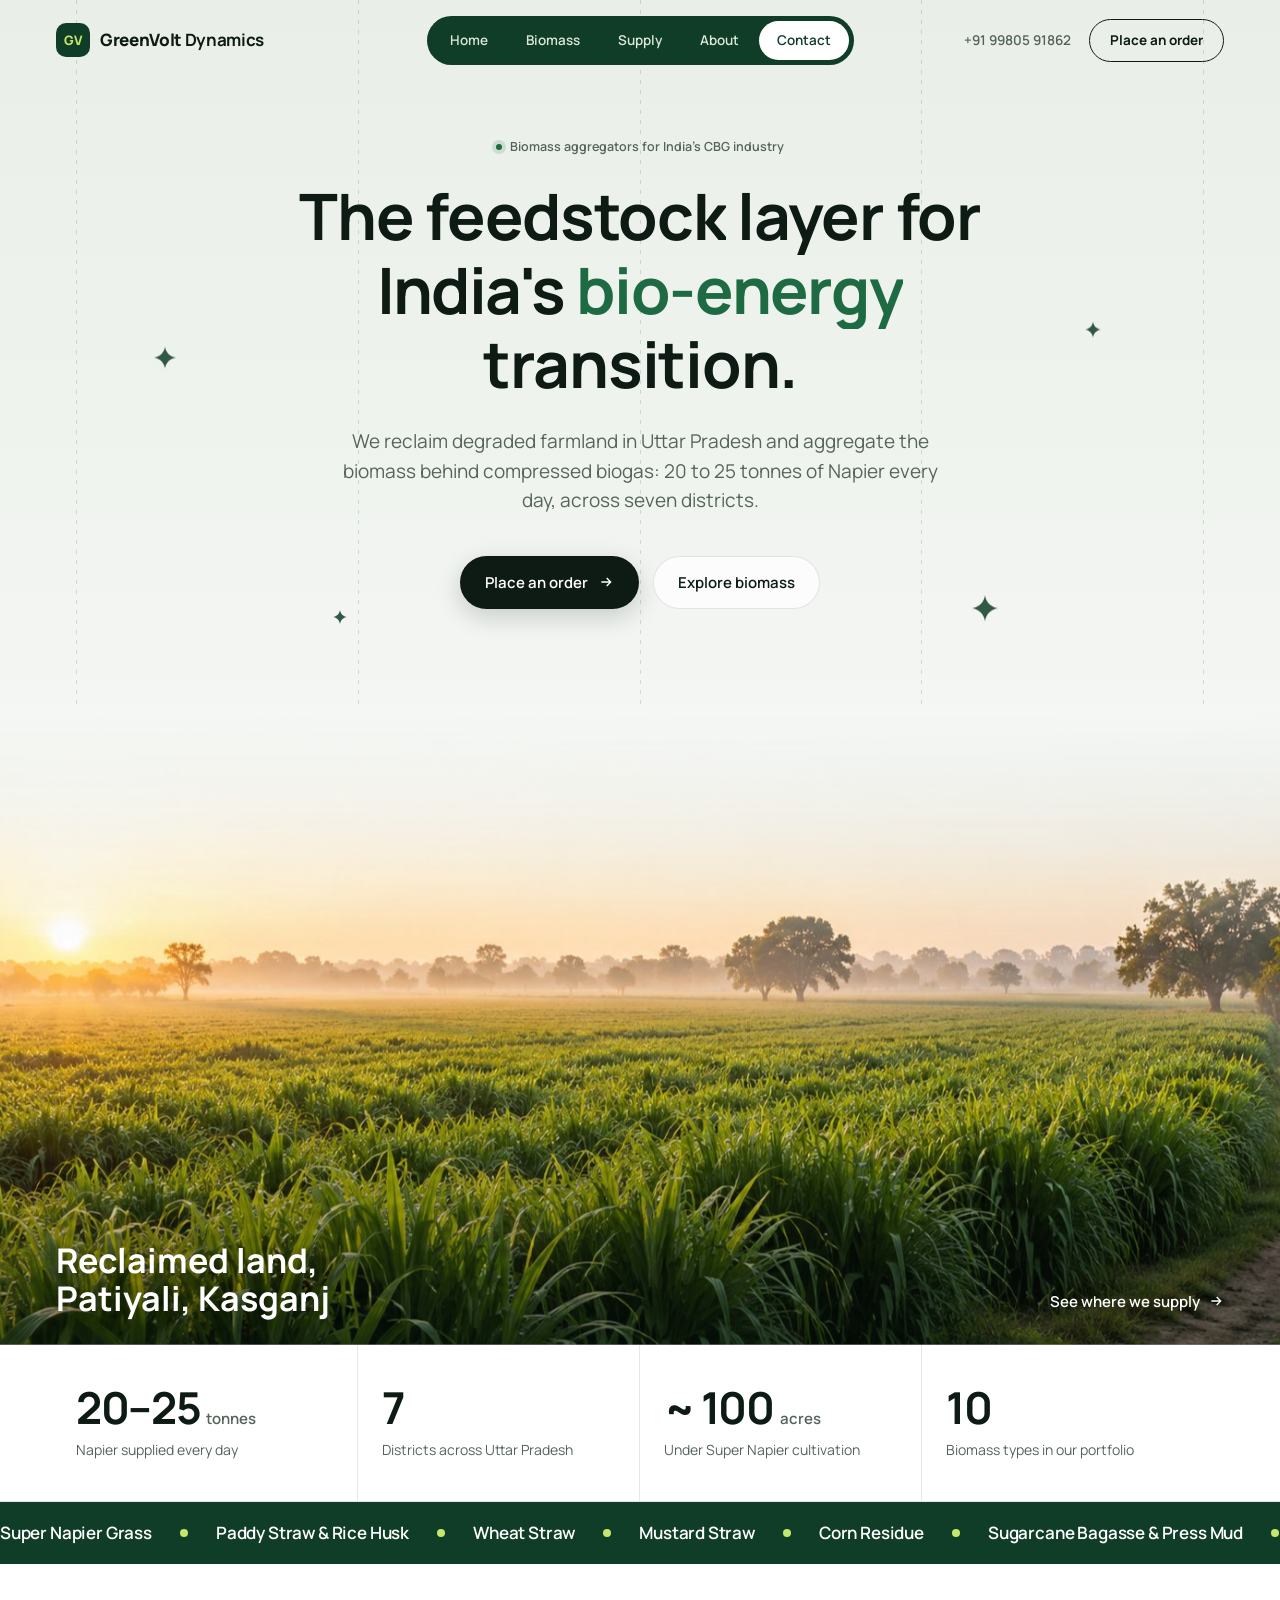
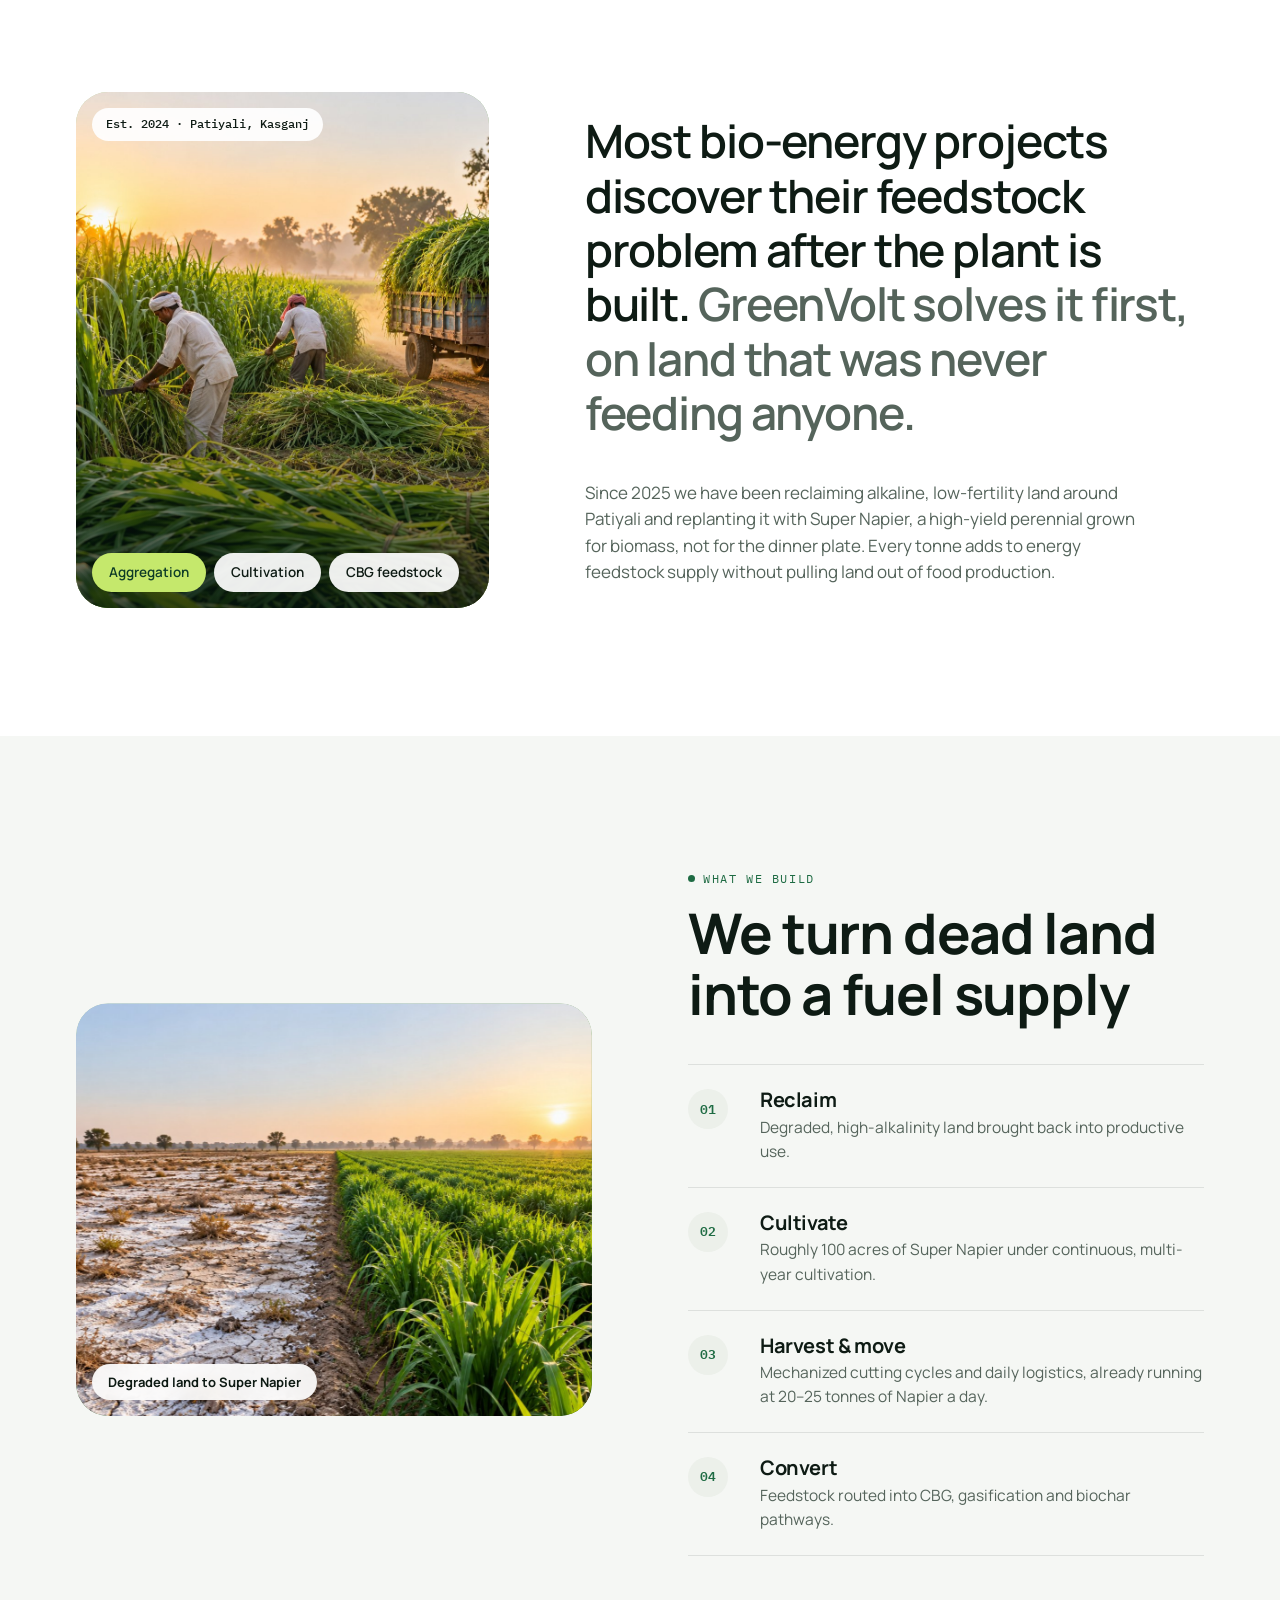
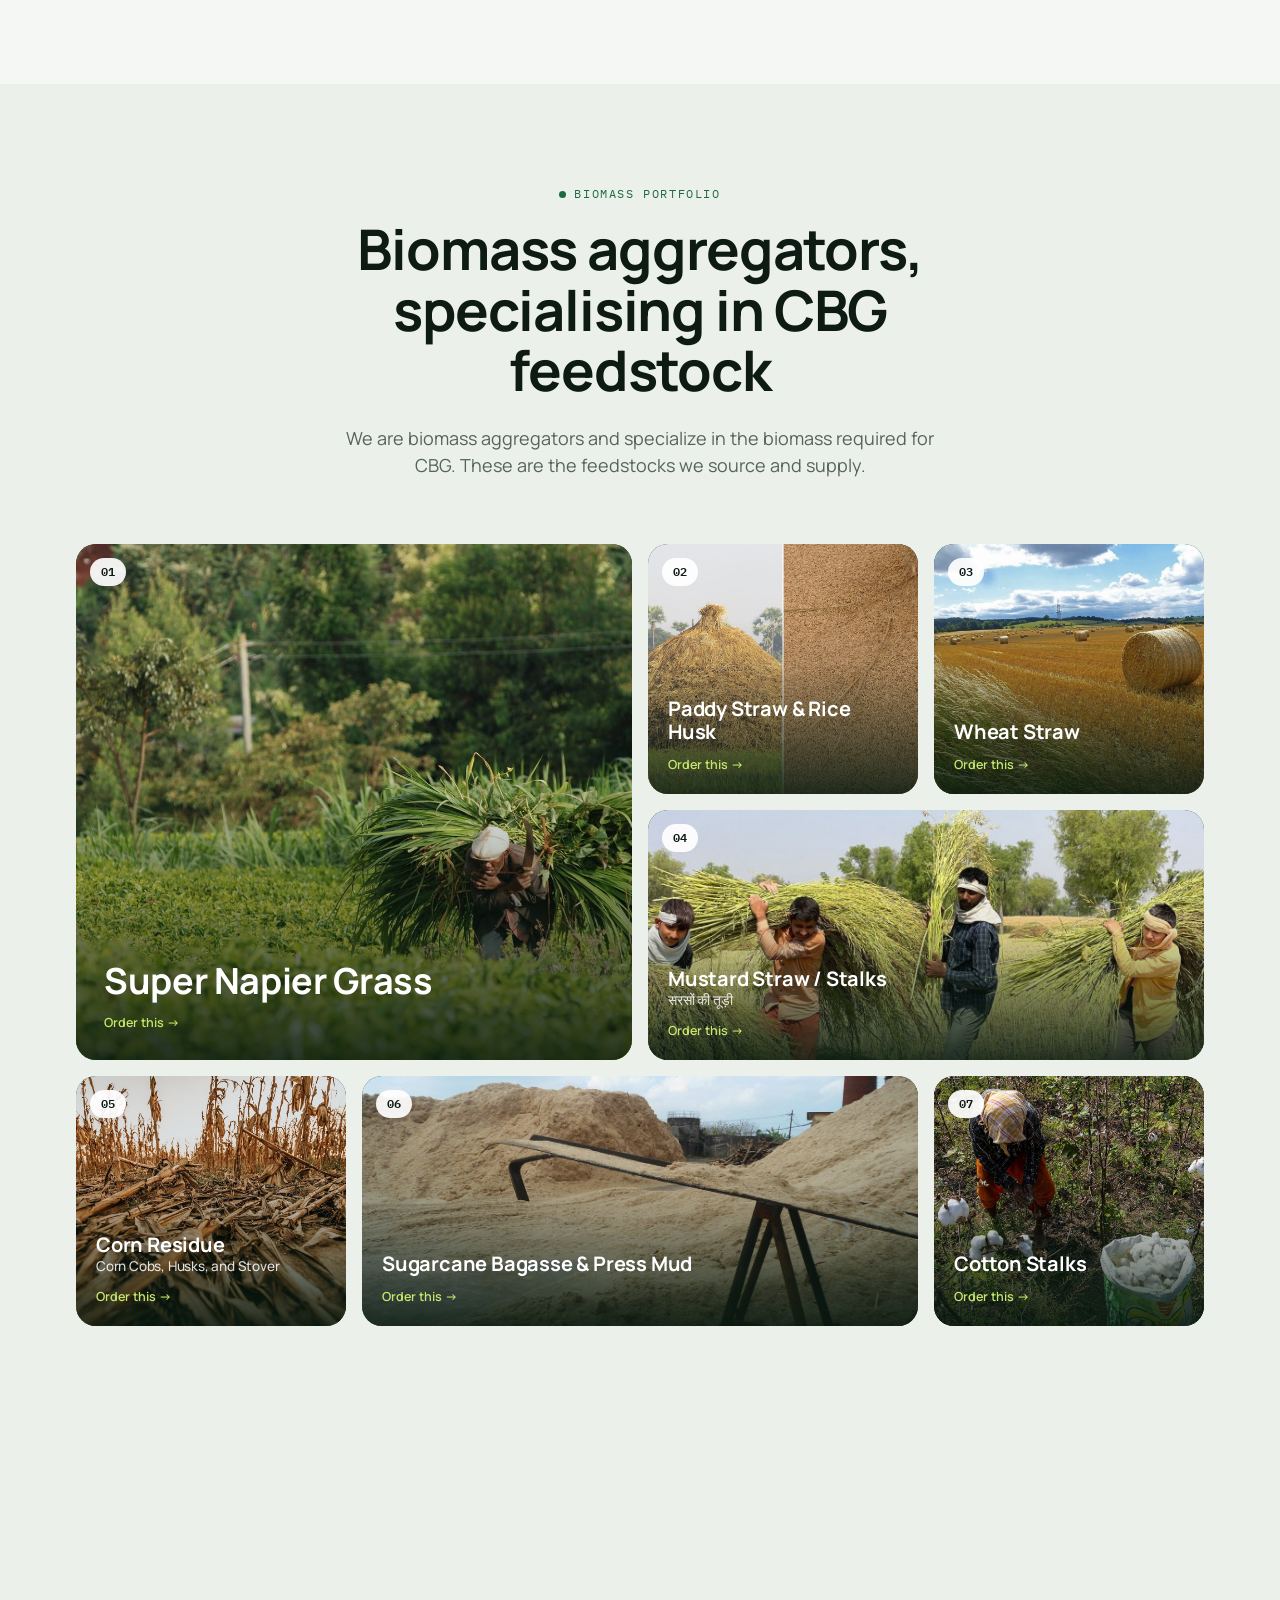
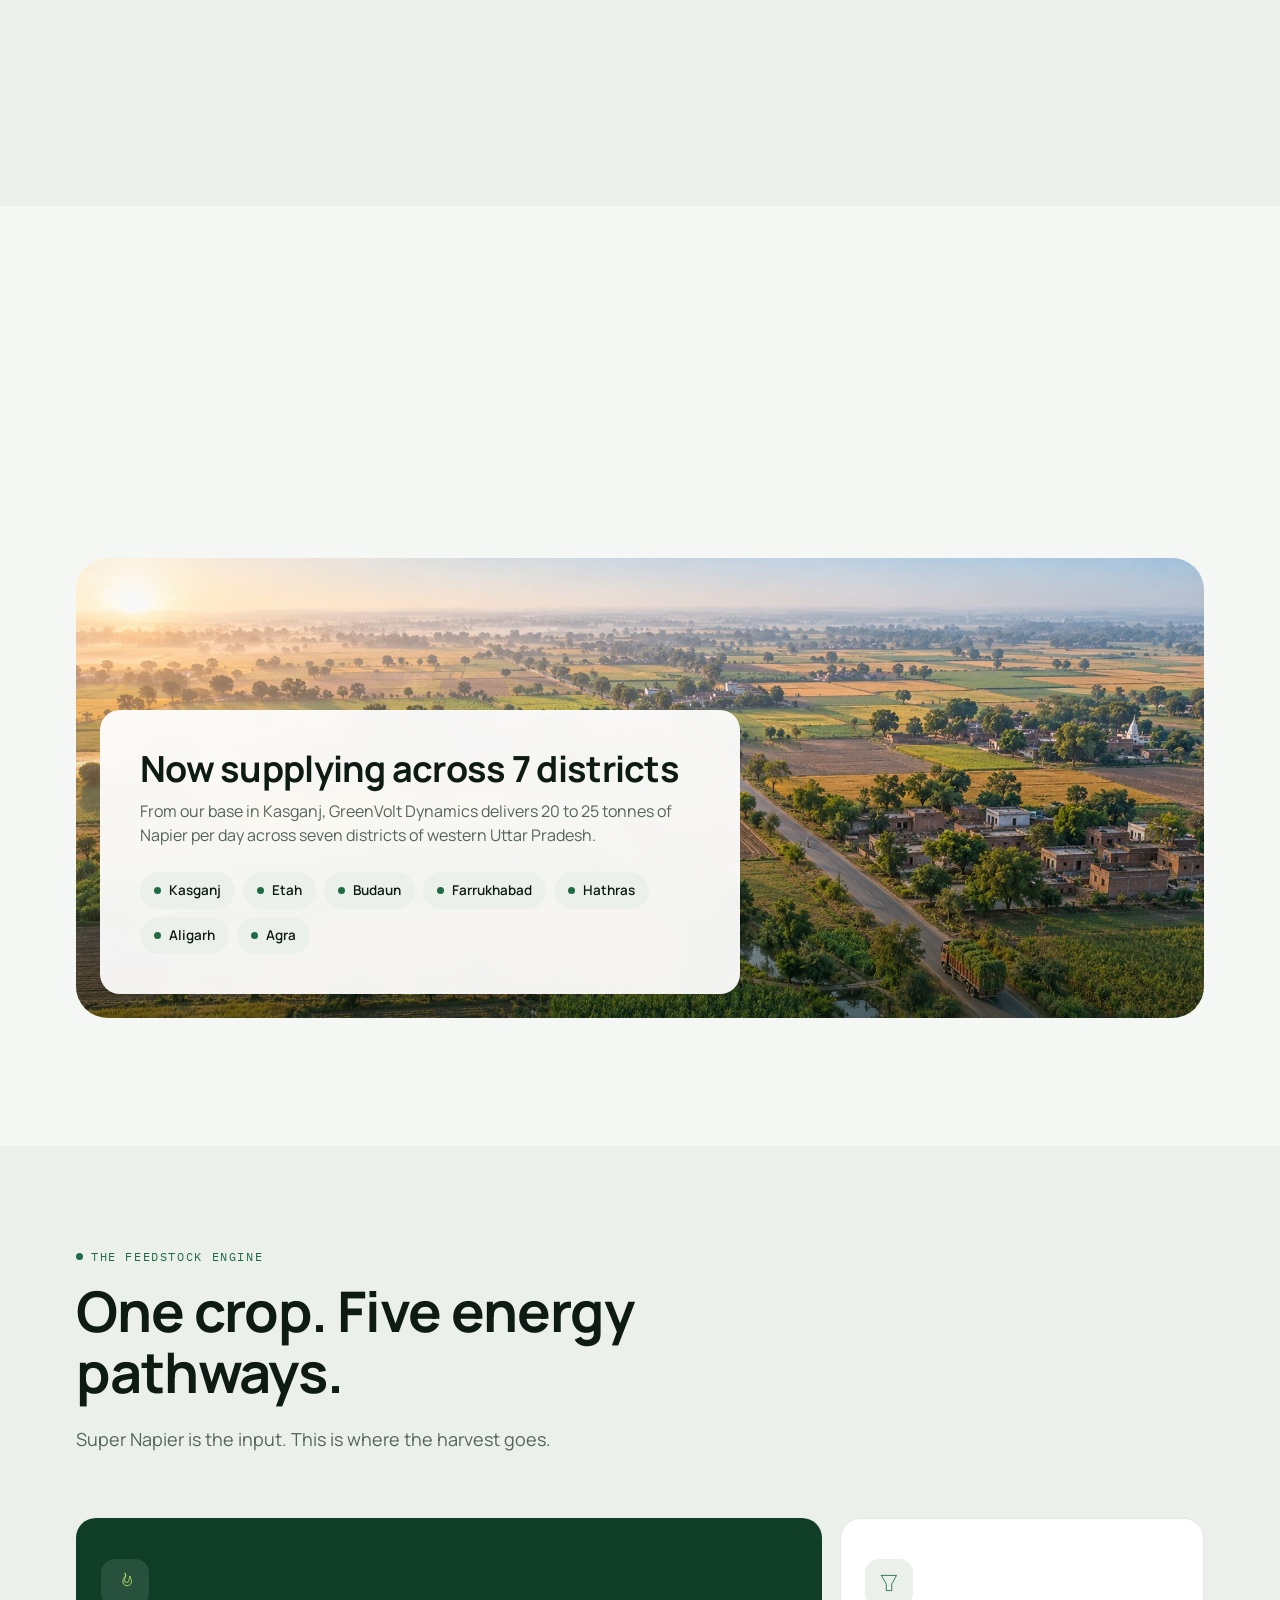
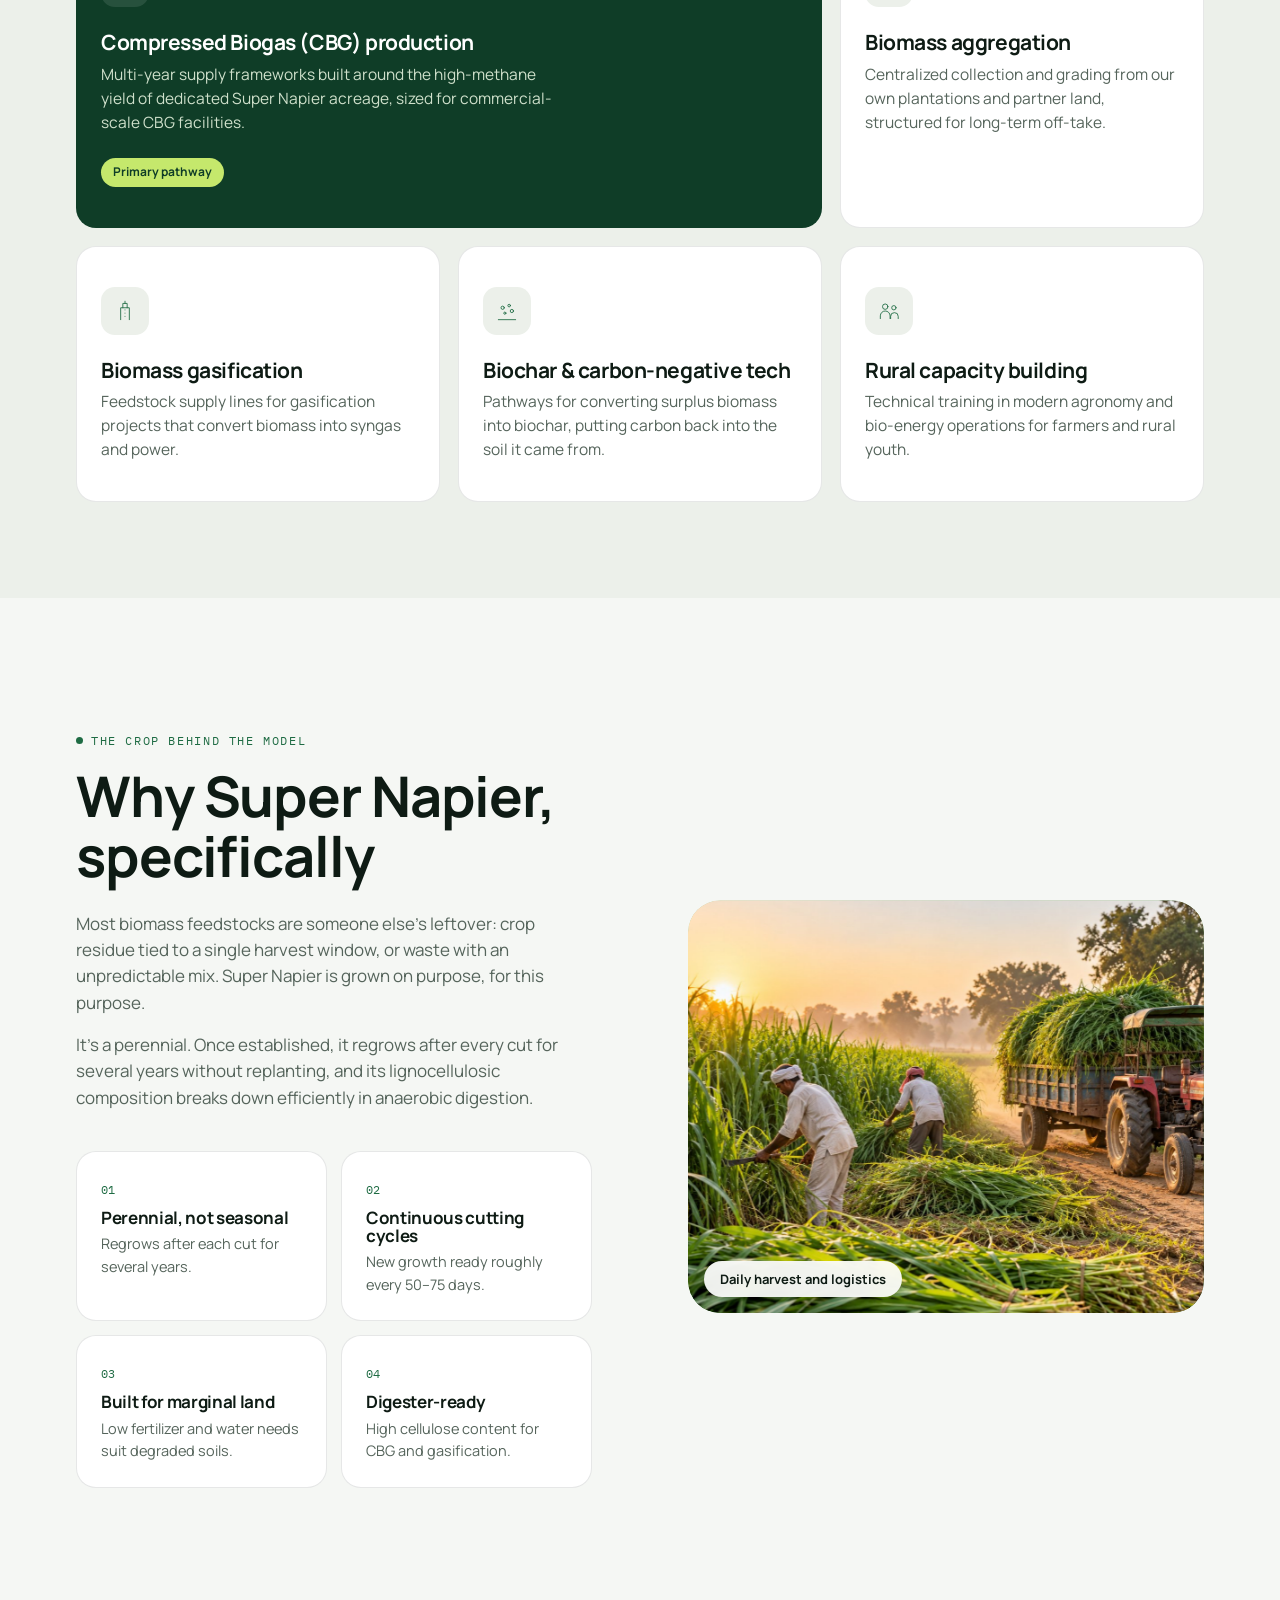
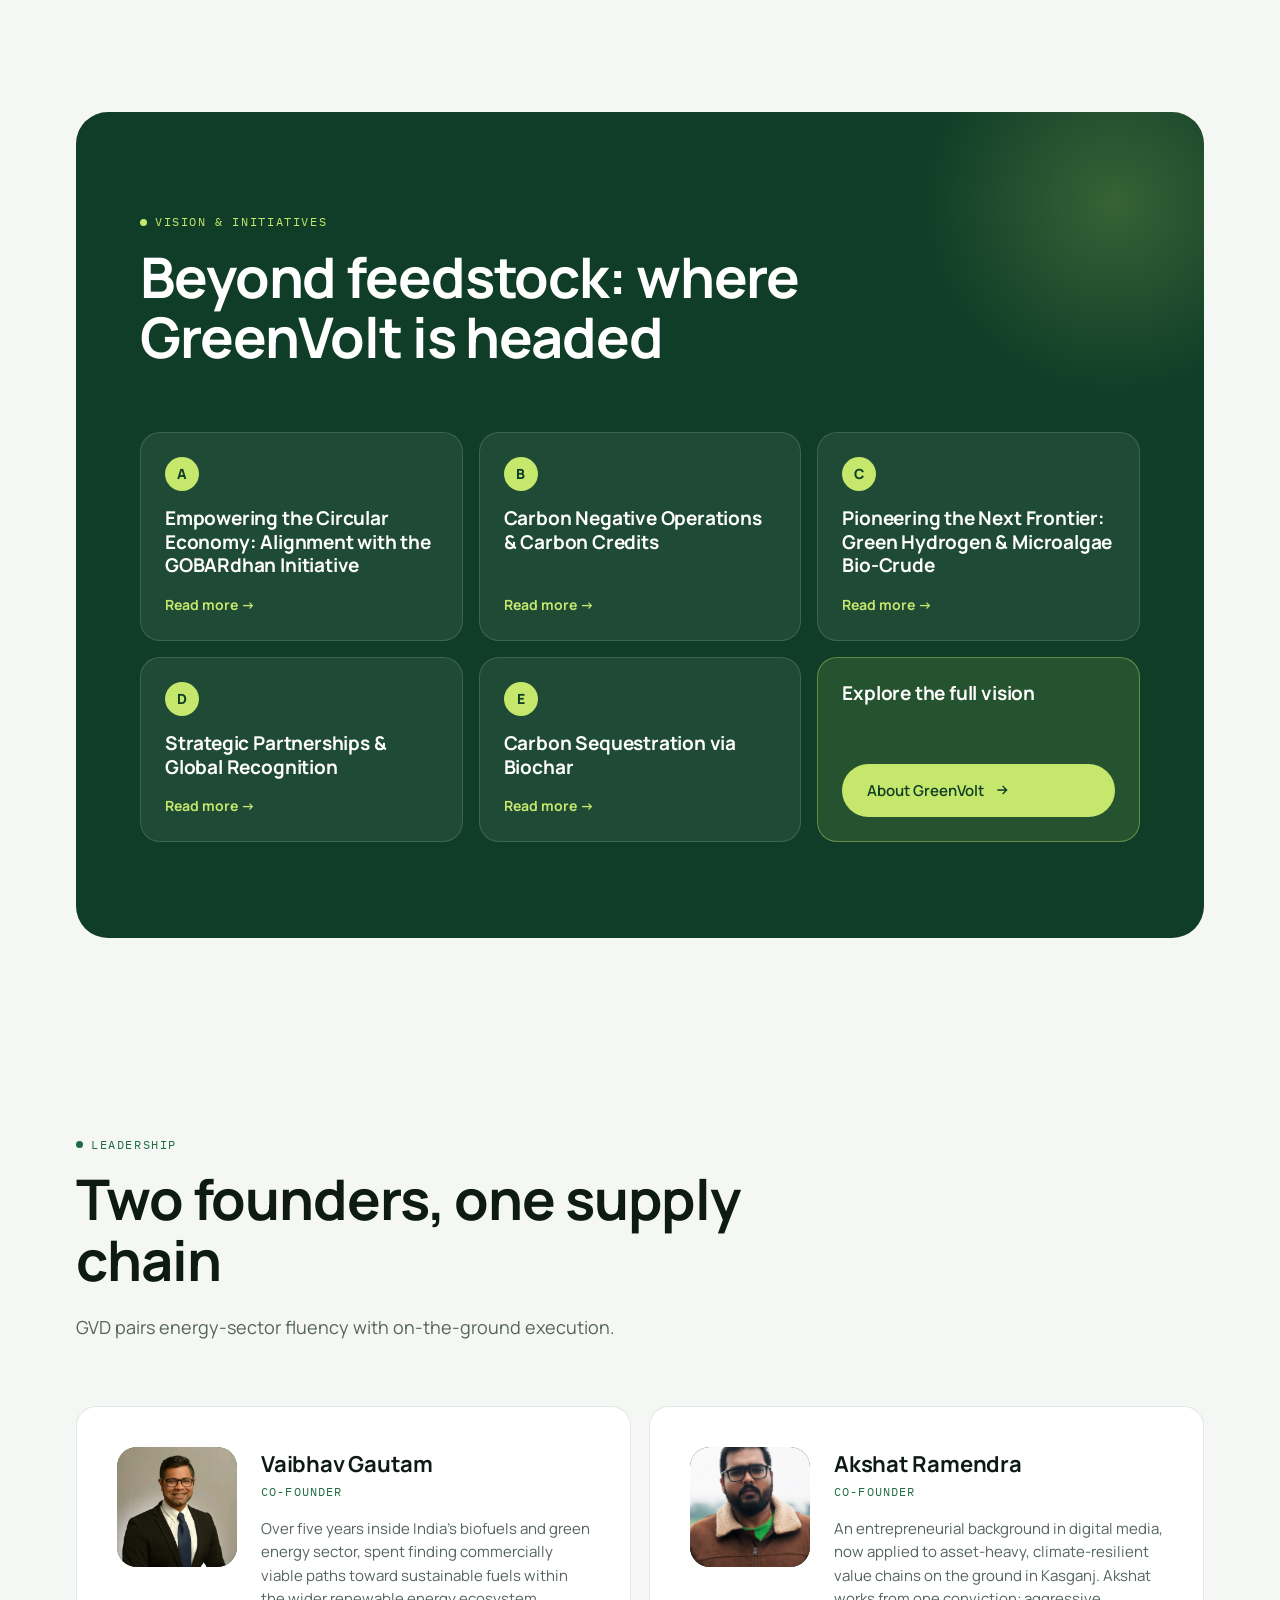
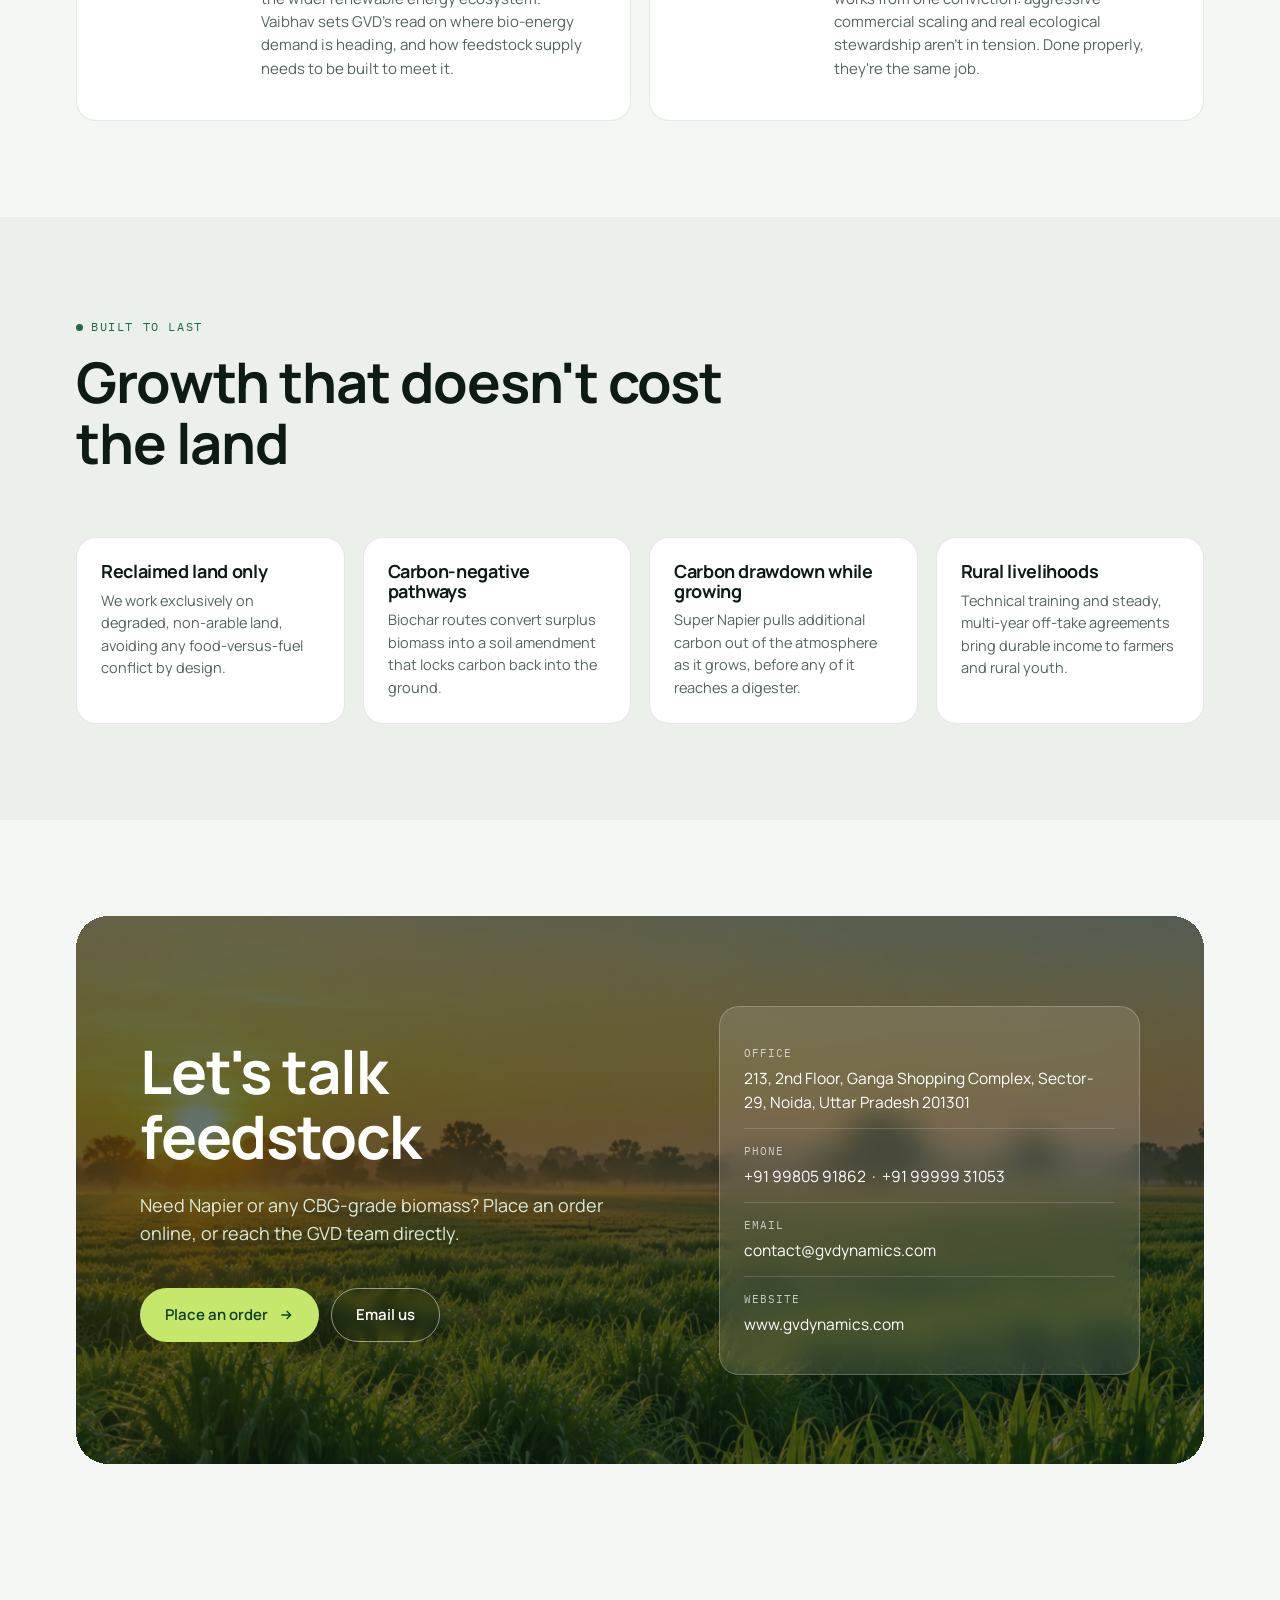
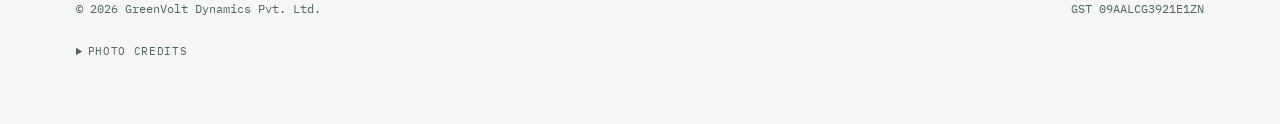
<file: index.html>
<!DOCTYPE html>
<html lang="en">
<head>
<meta charset="UTF-8">
<meta name="viewport" content="width=device-width, initial-scale=1.0">
<title>GreenVolt Dynamics | The Feedstock Layer for India's Bio-Energy Transition</title>
<meta name="description" content="GreenVolt Dynamics is a biomass aggregator supplying 20–25 tonnes of Napier per day across 7 districts of Uttar Pradesh, specialising in feedstock for compressed biogas (CBG).">
<link rel="icon" href="data:image/svg+xml,<svg xmlns='http://www.w3.org/2000/svg' viewBox='0 0 100 100'><rect width='100' height='100' rx='22' fill='%230F3D27'/><text x='50' y='68' font-size='52' font-family='Arial' font-weight='900' fill='%23C5E86C' text-anchor='middle'>G</text></svg>">
<link rel="preconnect" href="https://fonts.googleapis.com">
<link rel="preconnect" href="https://fonts.gstatic.com" crossorigin>
<link href="https://fonts.googleapis.com/css2?family=IBM+Plex+Mono:wght@400;500;600&family=Manrope:wght@400;500;600;700;800&display=swap" rel="stylesheet">
<link rel="stylesheet" href="css/style.css?v=4">
</head>
<body>
<div class="progress" id="progress" aria-hidden="true"></div>

<header class="site-header" id="siteHeader">
  <a href="#top" class="brand"><span class="brand-mark">GV</span><span class="brand-name"><b>GreenVolt</b> Dynamics</span></a>
  <nav class="pill-nav" id="pillNav" aria-label="Primary">
    <a href="#top" class="active">Home</a>
    <a href="#portfolio">Biomass</a>
    <a href="#supply">Supply</a>
    <a href="about.html">About</a>
    <a href="#contact">Contact</a>
  </nav>
  <div class="hdr-right"><button class="menu-btn" id="menuBtn" aria-label="Open menu" aria-expanded="false" aria-controls="pillNav"><span></span><span></span><span></span></button>
    
    <a href="tel:+919980591862" class="hdr-link">+91 99805 91862</a>
    <a href="order.html" class="hdr-cta">Place an order</a>
  </div>
</header>

<main id="top">

  <section class="hero" id="hero">
    <div class="guides" aria-hidden="true"><i></i><i></i><i></i><i></i><i></i></div>
    <svg class="spark" style="left:12%;top:24%" viewBox="0 0 24 24" aria-hidden="true" data-parallax="0.25"><path fill="currentColor" d="M12 0c.8 6.4 5.6 11.2 12 12-6.4.8-11.2 5.6-12 12-.8-6.4-5.6-11.2-12-12C6.4 11.2 11.2 6.4 12 0Z"/></svg>
    <svg class="spark" style="right:14%;top:20%;width:16px;height:16px" viewBox="0 0 24 24" aria-hidden="true" data-parallax="0.4"><path fill="currentColor" d="M12 0c.8 6.4 5.6 11.2 12 12-6.4.8-11.2 5.6-12 12-.8-6.4-5.6-11.2-12-12C6.4 11.2 11.2 6.4 12 0Z"/></svg>
    <svg class="spark" style="right:22%;top:46%;width:26px;height:26px" viewBox="0 0 24 24" aria-hidden="true" data-parallax="0.15"><path fill="currentColor" d="M12 0c.8 6.4 5.6 11.2 12 12-6.4.8-11.2 5.6-12 12-.8-6.4-5.6-11.2-12-12C6.4 11.2 11.2 6.4 12 0Z"/></svg>
    <svg class="spark" style="left:26%;top:50%;width:14px;height:14px" viewBox="0 0 24 24" aria-hidden="true" data-parallax="0.35"><path fill="currentColor" d="M12 0c.8 6.4 5.6 11.2 12 12-6.4.8-11.2 5.6-12 12-.8-6.4-5.6-11.2-12-12C6.4 11.2 11.2 6.4 12 0Z"/></svg>

    <div class="hero-copy">
      <p class="hero-badge">Biomass aggregators for India's CBG industry</p>
      <h1 id="heroTitle">The feedstock layer for India's <em>bio-energy</em> transition.</h1>
      <p class="sub">We reclaim degraded farmland in Uttar Pradesh and aggregate the biomass behind compressed biogas: 20 to 25 tonnes of Napier every day, across seven districts.</p>
      <div class="hero-ctas">
        <a href="order.html" class="btn btn-primary">Place an order <svg viewBox="0 0 24 24" fill="none" stroke="currentColor" stroke-width="2"><path d="M5 12h14M13 6l6 6-6 6"/></svg></a>
        <a href="#portfolio" class="btn btn-ghost">Explore biomass</a>
      </div>
    </div>

    <div class="hero-scene">
      <div class="scene-bg" data-parallax-bg="0.18"></div>
      <p class="scene-cap">Reclaimed land, Patiyali, Kasganj</p>
      <a href="#supply" class="scene-link">See where we supply <svg width="16" height="16" viewBox="0 0 24 24" fill="none" stroke="currentColor" stroke-width="2"><path d="M5 12h14M13 6l6 6-6 6"/></svg></a>
    </div>
  </section>

  <section class="stats" aria-label="GreenVolt at a glance">
    <div class="wrap">
      <div class="stat" data-reveal><div class="num">20–25<small>tonnes</small></div><div class="label">Napier supplied every day</div></div>
      <div class="stat" data-reveal data-reveal-delay="1"><div class="num"><span data-count-to="7">0</span></div><div class="label">Districts across Uttar Pradesh</div></div>
      <div class="stat" data-reveal data-reveal-delay="2"><div class="num">~<span data-count-to="100">0</span><small>acres</small></div><div class="label">Under Super Napier cultivation</div></div>
      <div class="stat" data-reveal data-reveal-delay="3"><div class="num"><span data-count-to="10">0</span></div><div class="label">Biomass types in our portfolio</div></div>
    </div>
  </section>

  <div class="marquee" aria-hidden="true"><div class="marquee-track"><span>Super Napier Grass</span><span>Paddy Straw &amp; Rice Husk</span><span>Wheat Straw</span><span>Mustard Straw</span><span>Corn Residue</span><span>Sugarcane Bagasse &amp; Press Mud</span><span>Cotton Stalks</span><span>Soybean Straw</span><span>Groundnut Shells</span><span>Castor Seed Stalks</span><span>Super Napier Grass</span><span>Paddy Straw &amp; Rice Husk</span><span>Wheat Straw</span><span>Mustard Straw</span><span>Corn Residue</span><span>Sugarcane Bagasse &amp; Press Mud</span><span>Cotton Stalks</span><span>Soybean Straw</span><span>Groundnut Shells</span><span>Castor Seed Stalks</span></div></div>

  <section class="section statement">
    <div class="wrap">
      <div data-reveal>
        <div class="st-card">
          <img src="images/scenes/harvest-logistics.jpg" alt="Workers harvesting Super Napier grass at sunrise" loading="lazy" onerror="this.style.display='none'">
          <span class="year">Est. 2024 · Patiyali, Kasganj</span>
          <div class="tabs"><span>Aggregation</span><span>Cultivation</span><span>CBG feedstock</span></div>
        </div>
      </div>
      <div data-reveal data-reveal-delay="1">
        <h2>Most bio-energy projects discover their feedstock problem after the plant is built. <span>GreenVolt solves it first, on land that was never feeding anyone.</span></h2>
        <p class="more">Since 2025 we have been reclaiming alkaline, low-fertility land around Patiyali and replanting it with Super Napier, a high-yield perennial grown for biomass, not for the dinner plate. Every tonne adds to energy feedstock supply without pulling land out of food production.</p>
      </div>
    </div>
  </section>

  <section class="section" id="what-we-do">
    <div class="wrap">
      <div class="split">
        <div class="photo reveal-img" data-reveal-img>
          <img src="images/scenes/reclaimed-land.jpg" alt="Degraded alkaline land transitioning into rows of Super Napier grass" loading="lazy" onerror="this.style.display='none'" data-parallax-img="0.1">
          <span class="tag">Degraded land to Super Napier</span>
        </div>
        <div>
          <div class="s-head" data-reveal style="margin-bottom:var(--sp-4)">
            <p class="eyebrow">What we build</p>
            <h2>We turn dead land into a fuel supply</h2>
          </div>
          <div class="steps">
            <div class="step" data-reveal><span class="n">01</span><div><h3>Reclaim</h3><p>Degraded, high-alkalinity land brought back into productive use.</p></div></div>
            <div class="step" data-reveal data-reveal-delay="1"><span class="n">02</span><div><h3>Cultivate</h3><p>Roughly 100 acres of Super Napier under continuous, multi-year cultivation.</p></div></div>
            <div class="step" data-reveal data-reveal-delay="2"><span class="n">03</span><div><h3>Harvest &amp; move</h3><p>Mechanized cutting cycles and daily logistics, already running at 20–25 tonnes of Napier a day.</p></div></div>
            <div class="step" data-reveal data-reveal-delay="3"><span class="n">04</span><div><h3>Convert</h3><p>Feedstock routed into CBG, gasification and biochar pathways.</p></div></div>
          </div>
        </div>
      </div>
    </div>
  </section>

  <section class="section tight" id="portfolio" style="background:var(--bg-2)">
    <div class="wrap">
      <div class="s-head center" data-reveal>
        <p class="eyebrow">Biomass portfolio</p>
        <h2>Biomass aggregators, specialising in CBG feedstock</h2>
        <p class="s-sub">We are biomass aggregators and specialize in the biomass required for CBG. These are the feedstocks we source and supply.</p>
      </div>
      <div class="bio-grid">
<figure class="bio-card" data-reveal data-tilt>
          <span class="bio-num">01</span>
          <div class="bio-img">
            <span class="bio-fallback" aria-hidden="true">Super Napier Grass</span>
            <img src="images/biomass/01-super-napier-grass.jpg" alt="Super Napier Grass" loading="lazy" onerror="this.style.display='none'">
          </div>
          <figcaption>
            
            <span class="bio-name">Super Napier Grass</span>
            <a class="bio-order" href="order.html?biomass=super-napier-grass">Order this &rarr;</a>
          </figcaption>
        </figure>
        <figure class="bio-card" data-reveal data-tilt data-reveal-delay="1">
          <span class="bio-num">02</span>
          <div class="bio-img">
            <span class="bio-fallback" aria-hidden="true">Paddy Straw &amp; Rice Husk</span>
            <img src="images/biomass/02-paddy-straw-rice-husk.jpg" alt="Paddy Straw & Rice Husk" loading="lazy" onerror="this.style.display='none'">
          </div>
          <figcaption>
            
            <span class="bio-name">Paddy Straw &amp; Rice Husk</span>
            <a class="bio-order" href="order.html?biomass=paddy-straw-rice-husk">Order this &rarr;</a>
          </figcaption>
        </figure>
        <figure class="bio-card" data-reveal data-tilt data-reveal-delay="2">
          <span class="bio-num">03</span>
          <div class="bio-img">
            <span class="bio-fallback" aria-hidden="true">Wheat Straw</span>
            <img src="images/biomass/03-wheat-straw.jpg" alt="Wheat Straw" loading="lazy" onerror="this.style.display='none'">
          </div>
          <figcaption>
            
            <span class="bio-name">Wheat Straw</span>
            <a class="bio-order" href="order.html?biomass=wheat-straw">Order this &rarr;</a>
          </figcaption>
        </figure>
        <figure class="bio-card" data-reveal data-tilt data-reveal-delay="3">
          <span class="bio-num">04</span>
          <div class="bio-img">
            <span class="bio-fallback" aria-hidden="true">Mustard Straw / Stalks</span>
            <img src="images/biomass/04-mustard-straw.jpg" alt="Mustard Straw / Stalks (सरसों की तूड़ी)" loading="lazy" onerror="this.style.display='none'">
          </div>
          <figcaption>
            
            <span class="bio-name">Mustard Straw / Stalks<small>सरसों की तूड़ी</small></span>
            <a class="bio-order" href="order.html?biomass=mustard-straw">Order this &rarr;</a>
          </figcaption>
        </figure>
        <figure class="bio-card" data-reveal data-tilt>
          <span class="bio-num">05</span>
          <div class="bio-img">
            <span class="bio-fallback" aria-hidden="true">Corn Residue</span>
            <img src="images/biomass/05-corn-residue.jpg" alt="Corn Residue (Corn Cobs, Husks, and Stover)" loading="lazy" onerror="this.style.display='none'">
          </div>
          <figcaption>
            
            <span class="bio-name">Corn Residue<small>Corn Cobs, Husks, and Stover</small></span>
            <a class="bio-order" href="order.html?biomass=corn-residue">Order this &rarr;</a>
          </figcaption>
        </figure>
        <figure class="bio-card" data-reveal data-tilt data-reveal-delay="1">
          <span class="bio-num">06</span>
          <div class="bio-img">
            <span class="bio-fallback" aria-hidden="true">Sugarcane Bagasse &amp; Press Mud</span>
            <img src="images/biomass/06-sugarcane-bagasse-press-mud.jpg" alt="Sugarcane Bagasse & Press Mud" loading="lazy" onerror="this.style.display='none'">
          </div>
          <figcaption>
            
            <span class="bio-name">Sugarcane Bagasse &amp; Press Mud</span>
            <a class="bio-order" href="order.html?biomass=sugarcane-bagasse-press-mud">Order this &rarr;</a>
          </figcaption>
        </figure>
        <figure class="bio-card" data-reveal data-tilt data-reveal-delay="2">
          <span class="bio-num">07</span>
          <div class="bio-img">
            <span class="bio-fallback" aria-hidden="true">Cotton Stalks</span>
            <img src="images/biomass/07-cotton-stalks.jpg" alt="Cotton Stalks" loading="lazy" onerror="this.style.display='none'">
          </div>
          <figcaption>
            
            <span class="bio-name">Cotton Stalks</span>
            <a class="bio-order" href="order.html?biomass=cotton-stalks">Order this &rarr;</a>
          </figcaption>
        </figure>
        <figure class="bio-card" data-reveal data-tilt data-reveal-delay="3">
          <span class="bio-num">08</span>
          <div class="bio-img">
            <span class="bio-fallback" aria-hidden="true">Soybean Straw</span>
            <img src="images/biomass/08-soybean-straw.jpg" alt="Soybean Straw" loading="lazy" onerror="this.style.display='none'">
          </div>
          <figcaption>
            
            <span class="bio-name">Soybean Straw</span>
            <a class="bio-order" href="order.html?biomass=soybean-straw">Order this &rarr;</a>
          </figcaption>
        </figure>
        <figure class="bio-card" data-reveal data-tilt>
          <span class="bio-num">09</span>
          <div class="bio-img">
            <span class="bio-fallback" aria-hidden="true">Groundnut Shells</span>
            <img src="images/biomass/09-groundnut-shells.jpg" alt="Groundnut Shells" loading="lazy" onerror="this.style.display='none'">
          </div>
          <figcaption>
            
            <span class="bio-name">Groundnut Shells</span>
            <a class="bio-order" href="order.html?biomass=groundnut-shells">Order this &rarr;</a>
          </figcaption>
        </figure>
        <figure class="bio-card" data-reveal data-tilt data-reveal-delay="1">
          <span class="bio-num">10</span>
          <div class="bio-img">
            <span class="bio-fallback" aria-hidden="true">Castor Seed Stalks</span>
            <img src="images/biomass/10-castor-seed-stalks.jpg" alt="Castor Seed Stalks" loading="lazy" onerror="this.style.display='none'">
          </div>
          <figcaption>
            
            <span class="bio-name">Castor Seed Stalks</span>
            <a class="bio-order" href="order.html?biomass=castor-seed-stalks">Order this &rarr;</a>
          </figcaption>
        </figure>
      </div>
      <div class="portfolio-cta" data-reveal>
        <a href="order.html" class="btn btn-dark">Place an order <svg viewBox="0 0 24 24" fill="none" stroke="currentColor" stroke-width="2"><path d="M5 12h14M13 6l6 6-6 6"/></svg></a>
        <p>Select the biomass you need and send us your requirement online.</p>
      </div>
    </div>
  </section>

  <section class="section" id="supply">
    <div class="wrap">
      <div class="s-head" data-reveal>
        <p class="eyebrow">Service area</p>
        <h2>Daily supply across seven districts</h2>
      </div>
      <div class="area" data-reveal>
        <div class="area-bg" data-parallax-bg="0.12"></div>
        <div class="area-card">
          <h3>Now supplying across 7 districts</h3>
          <p>From our base in Kasganj, GreenVolt Dynamics delivers 20 to 25 tonnes of Napier per day across seven districts of western Uttar Pradesh.</p>
          <ul class="district-list"><li>Kasganj</li><li>Etah</li><li>Budaun</li><li>Farrukhabad</li><li>Hathras</li><li>Aligarh</li><li>Agra</li></ul>
        </div>
      </div>
    </div>
  </section>

  <section class="section tight" id="offerings" style="background:var(--bg-2)">
    <div class="wrap">
      <div class="s-head" data-reveal>
        <p class="eyebrow">The feedstock engine</p>
        <h2>One crop. Five energy pathways.</h2>
        <p class="s-sub">Super Napier is the input. This is where the harvest goes.</p>
      </div>
      <div class="path-grid">
        <div class="path lead" data-reveal><div class="ico"><svg viewBox="0 0 48 48"><path d="M24 6c4 6-4 9-4 15a8 8 0 1 0 16 0c0-4-3-6-3-10 1 4-2 5-2 8a4 4 0 1 1-8 0c0-5 5-7 1-13Z"/></svg></div><h3>Compressed Biogas (CBG) production</h3><p>Multi-year supply frameworks built around the high-methane yield of dedicated Super Napier acreage, sized for commercial-scale CBG facilities.</p><span class="badge">Primary pathway</span></div>
        <div class="path" data-reveal data-reveal-delay="1"><div class="ico"><svg viewBox="0 0 48 48"><path d="M10 10h28l-9 16v12h-10V26L10 10Z"/></svg></div><h3>Biomass aggregation</h3><p>Centralized collection and grading from our own plantations and partner land, structured for long-term off-take.</p></div>
        <div class="path" data-reveal><div class="ico"><svg viewBox="0 0 48 48"><path d="M16 40V18h16v22M20 18v-8h8v8M24 6v4M24 22h0M24 28h0M24 34h0"/></svg></div><h3>Biomass gasification</h3><p>Feedstock supply lines for gasification projects that convert biomass into syngas and power.</p></div>
        <div class="path" data-reveal data-reveal-delay="1"><div class="ico"><svg viewBox="0 0 48 48"><circle cx="16" cy="18" r="3"/><circle cx="28" cy="14" r="2.4"/><circle cx="33" cy="24" r="3"/><circle cx="20" cy="28" r="2"/><path d="M8 40h32"/></svg></div><h3>Biochar &amp; carbon-negative tech</h3><p>Pathways for converting surplus biomass into biochar, putting carbon back into the soil it came from.</p></div>
        <div class="path" data-reveal data-reveal-delay="2"><div class="ico"><svg viewBox="0 0 48 48"><circle cx="17" cy="16" r="5"/><path d="M8 38v-5a9 9 0 0 1 18 0v5"/><circle cx="33" cy="18" r="4"/><path d="M27 38v-4a7 7 0 0 1 14 0v4"/></svg></div><h3>Rural capacity building</h3><p>Technical training in modern agronomy and bio-energy operations for farmers and rural youth.</p></div>
      </div>
    </div>
  </section>

  <section class="section" id="why-napier">
    <div class="wrap">
      <div class="split">
        <div class="napier-copy">
          <div class="s-head" data-reveal style="margin-bottom:var(--sp-3)">
            <p class="eyebrow">The crop behind the model</p>
            <h2>Why Super Napier, specifically</h2>
          </div>
          <p class="lede" data-reveal>Most biomass feedstocks are someone else's leftover: crop residue tied to a single harvest window, or waste with an unpredictable mix. Super Napier is grown on purpose, for this purpose.</p>
          <p class="lede" data-reveal>It's a perennial. Once established, it regrows after every cut for several years without replanting, and its lignocellulosic composition breaks down efficiently in anaerobic digestion.</p>
          <div class="facts">
            <div class="fact" data-reveal><span class="fn">01</span><h3>Perennial, not seasonal</h3><p>Regrows after each cut for several years.</p></div>
            <div class="fact" data-reveal data-reveal-delay="1"><span class="fn">02</span><h3>Continuous cutting cycles</h3><p>New growth ready roughly every 50–75 days.</p></div>
            <div class="fact" data-reveal data-reveal-delay="2"><span class="fn">03</span><h3>Built for marginal land</h3><p>Low fertilizer and water needs suit degraded soils.</p></div>
            <div class="fact" data-reveal data-reveal-delay="3"><span class="fn">04</span><h3>Digester-ready</h3><p>High cellulose content for CBG and gasification.</p></div>
          </div>
        </div>
        <div class="photo reveal-img" data-reveal-img>
          <img src="images/scenes/harvest-logistics.jpg" alt="Napier grass being harvested and loaded for daily supply" loading="lazy" onerror="this.style.display='none'" data-parallax-img="0.1">
          <span class="tag">Daily harvest and logistics</span>
        </div>
      </div>
    </div>
  </section>

  <section class="section tight" id="vision">
    <div class="wrap">
      <div class="vision-wrap">
        <div class="s-head" data-reveal>
          <p class="eyebrow">Vision &amp; Initiatives</p>
          <h2>Beyond feedstock: where GreenVolt is headed</h2>
        </div>
        <div class="teaser-grid">
          <a class="teaser" href="about.html#gobardhan" data-reveal><span class="v-letter">A</span><h3>Empowering the Circular Economy: Alignment with the GOBARdhan Initiative</h3><span class="more">Read more &rarr;</span></a>
          <a class="teaser" href="about.html#carbon" data-reveal data-reveal-delay="1"><span class="v-letter">B</span><h3>Carbon Negative Operations &amp; Carbon Credits</h3><span class="more">Read more &rarr;</span></a>
          <a class="teaser" href="about.html#hydrogen" data-reveal data-reveal-delay="2"><span class="v-letter">C</span><h3>Pioneering the Next Frontier: Green Hydrogen &amp; Microalgae Bio-Crude</h3><span class="more">Read more &rarr;</span></a>
          <a class="teaser" href="about.html#partners" data-reveal data-reveal-delay="1"><span class="v-letter">D</span><h3>Strategic Partnerships &amp; Global Recognition</h3><span class="more">Read more &rarr;</span></a>
          <a class="teaser" href="about.html#biochar" data-reveal data-reveal-delay="2"><span class="v-letter">E</span><h3>Carbon Sequestration via Biochar</h3><span class="more">Read more &rarr;</span></a>
          <a class="teaser go" href="about.html" data-reveal data-reveal-delay="3"><h3>Explore the full vision</h3><span class="btn btn-lime">About GreenVolt <svg viewBox="0 0 24 24" fill="none" stroke="currentColor" stroke-width="2"><path d="M5 12h14M13 6l6 6-6 6"/></svg></span></a>
        </div>
      </div>
    </div>
  </section>

  <section class="section tight" id="founders">
    <div class="wrap">
      <div class="s-head" data-reveal>
        <p class="eyebrow">Leadership</p>
        <h2>Two founders, one supply chain</h2>
        <p class="s-sub">GVD pairs energy-sector fluency with on-the-ground execution.</p>
      </div>
      <div class="founders">
        <div class="f-card" data-reveal>
          <div class="f-photo"><img src="images/founders/vaibhav-gautam.jpg" alt="Vaibhav Gautam, Co-Founder of GreenVolt Dynamics" onerror="this.style.display='none'"></div>
          <div><div class="f-name">Vaibhav Gautam</div><div class="f-role">Co-Founder</div>
          <p class="f-bio">Over five years inside India's biofuels and green energy sector, spent finding commercially viable paths toward sustainable fuels within the wider renewable energy ecosystem. Vaibhav sets GVD's read on where bio-energy demand is heading, and how feedstock supply needs to be built to meet it.</p></div>
        </div>
        <div class="f-card" data-reveal data-reveal-delay="1">
          <div class="f-photo" style="background:var(--green-deep)"><img src="images/founders/akshat-ramendra.jpg" alt="Akshat Ramendra, Co-Founder of GreenVolt Dynamics" onerror="this.style.display='none'"></div>
          <div><div class="f-name">Akshat Ramendra</div><div class="f-role">Co-Founder</div>
          <p class="f-bio">An entrepreneurial background in digital media, now applied to asset-heavy, climate-resilient value chains on the ground in Kasganj. Akshat works from one conviction: aggressive commercial scaling and real ecological stewardship aren't in tension. Done properly, they're the same job.</p></div>
        </div>
      </div>
    </div>
  </section>

  <section class="section tight" id="sustainability" style="background:var(--bg-2)">
    <div class="wrap">
      <div class="s-head" data-reveal>
        <p class="eyebrow">Built to last</p>
        <h2>Growth that doesn't cost the land</h2>
      </div>
      <div class="pillars">
        <div class="pillar" data-reveal><h3>Reclaimed land only</h3><p>We work exclusively on degraded, non-arable land, avoiding any food-versus-fuel conflict by design.</p></div>
        <div class="pillar" data-reveal data-reveal-delay="1"><h3>Carbon-negative pathways</h3><p>Biochar routes convert surplus biomass into a soil amendment that locks carbon back into the ground.</p></div>
        <div class="pillar" data-reveal data-reveal-delay="2"><h3>Carbon drawdown while growing</h3><p>Super Napier pulls additional carbon out of the atmosphere as it grows, before any of it reaches a digester.</p></div>
        <div class="pillar" data-reveal data-reveal-delay="3"><h3>Rural livelihoods</h3><p>Technical training and steady, multi-year off-take agreements bring durable income to farmers and rural youth.</p></div>
      </div>
    </div>
  </section>

  <section class="section tight" id="contact">
    <div class="wrap">
      <div class="cta-band" data-reveal>
        <div class="cta-bg" data-parallax-bg="0.1"></div>
        <div>
          <h2>Let's talk feedstock</h2>
          <p>Need Napier or any CBG-grade biomass? Place an order online, or reach the GVD team directly.</p>
          <div class="btns"><a href="order.html" class="btn btn-lime">Place an order <svg viewBox="0 0 24 24" fill="none" stroke="currentColor" stroke-width="2"><path d="M5 12h14M13 6l6 6-6 6"/></svg></a><a href="mailto:contact@gvdynamics.com" class="btn btn-ghost" style="color:#fff;border-color:rgba(255,255,255,.5);background:transparent">Email us</a></div>
        </div>
        <div class="c-card">
          <div class="c-row"><div class="c-label">Office</div><div class="c-value">213, 2nd Floor, Ganga Shopping Complex, Sector-29, Noida, Uttar Pradesh 201301</div></div>
          <div class="c-row"><div class="c-label">Phone</div><div class="c-value"><a href="tel:+919980591862">+91 99805 91862</a> &nbsp;·&nbsp; <a href="tel:+919999931053">+91 99999 31053</a></div></div>
          <div class="c-row"><div class="c-label">Email</div><div class="c-value"><a href="mailto:contact@gvdynamics.com">contact@gvdynamics.com</a></div></div>
          <div class="c-row"><div class="c-label">Website</div><div class="c-value"><a href="https://www.gvdynamics.com">www.gvdynamics.com</a></div></div>
        </div>
      </div>
    </div>
  </section>

</main>

<footer class="foot">
  <div class="wrap">
    <div class="foot-bar"><span>© 2026 GreenVolt Dynamics Pvt. Ltd.</span><span>GST 09AALCG3921E1ZN</span></div>
      <details class="photo-credits">
        <summary>Photo credits</summary>
        <ul>
      <li>Super Napier Grass: <a href="https://commons.wikimedia.org/wiki/File:Harvesting_Napier.jpg" rel="noopener">Harvesting Napier</a> by Kamweti wa Mutu, <a href="https://creativecommons.org/licenses/by-sa/4.0" rel="noopener">CC BY-SA 4.0</a>, via Wikimedia Commons</li>
      <li>Paddy Straw &amp; Rice Husk: <a href="https://commons.wikimedia.org/wiki/File:Paddy_straw_near_Kothapeta,_Eluru.jpg" rel="noopener">Paddy straw near Kothapeta, Eluru</a> by iMahesh, <a href="https://creativecommons.org/licenses/by-sa/4.0" rel="noopener">CC BY-SA 4.0</a>, via Wikimedia Commons</li>
      <li>Paddy Straw &amp; Rice Husk: <a href="https://commons.wikimedia.org/wiki/File:Rice_hulls_(5142989621).jpg" rel="noopener">Rice hulls (5142989621)</a> by Nick Hubbard, <a href="https://creativecommons.org/licenses/by/2.0" rel="noopener">CC BY 2.0</a>, via Wikimedia Commons</li>
      <li>Wheat Straw: <a href="https://commons.wikimedia.org/wiki/File:Wheat_field_straw_bales,_near_Hitchin_-_geograph.org.uk_-_4585911.jpg" rel="noopener">Wheat field straw bales, near Hitchin - geograph.org.uk - 4585911</a> by Jim Osley, <a href="https://creativecommons.org/licenses/by-sa/2.0" rel="noopener">CC BY-SA 2.0</a>, via Wikimedia Commons</li>
      <li>Mustard Straw / Stalks: <a href="https://commons.wikimedia.org/wiki/File:Harvesting_mustard.jpg" rel="noopener">Harvesting mustard</a> by Jaishree.lunkaransar, <a href="https://creativecommons.org/licenses/by-sa/4.0" rel="noopener">CC BY-SA 4.0</a>, via Wikimedia Commons</li>
      <li>Corn Residue: <a href="https://commons.wikimedia.org/wiki/File:Cornfield_after_harvest_in_rural_area_with_dried_corn_stalks_and_soil_visible.jpg" rel="noopener">Cornfield after harvest in rural area with dried corn stalks and soil visible</a> by Shixart1985, <a href="https://creativecommons.org/licenses/by/2.0" rel="noopener">CC BY 2.0</a>, via Wikimedia Commons</li>
      <li>Sugarcane Bagasse &amp; Press Mud: <a href="https://commons.wikimedia.org/wiki/File:Bagasse_in_Hainan_-_01.jpg" rel="noopener">Bagasse in Hainan - 01</a> by Anna Frodesiak, <a href="http://creativecommons.org/publicdomain/zero/1.0/deed.en" rel="noopener">CC0</a>, via Wikimedia Commons</li>
      <li>Cotton Stalks: <a href="https://commons.wikimedia.org/wiki/File:Woman_picking_cotton_in_Raichur,_Karnataka.jpg" rel="noopener">Woman picking cotton in Raichur, Karnataka</a> by Nanditha Gogate, WELL Labs, <a href="https://creativecommons.org/licenses/by-sa/4.0" rel="noopener">CC BY-SA 4.0</a>, via Wikimedia Commons</li>
      <li>Soybean Straw: <a href="https://commons.wikimedia.org/wiki/File:Soybean_Harvest_(10060074434).jpg" rel="noopener">Soybean Harvest (10060074434)</a> by United Soybean Board, <a href="https://creativecommons.org/licenses/by/2.0" rel="noopener">CC BY 2.0</a>, via Wikimedia Commons</li>
      <li>Groundnut Shells: <a href="https://commons.wikimedia.org/wiki/File:Shells_groundnut.jpg" rel="noopener">Shells groundnut</a> by Munkaila Sulemana, <a href="https://creativecommons.org/licenses/by-sa/4.0" rel="noopener">CC BY-SA 4.0</a>, via Wikimedia Commons</li>
      <li>Castor Seed Stalks: <a href="https://commons.wikimedia.org/wiki/File:A_castor_field.jpg" rel="noopener">A castor field</a> by Deccantrap, <a href="http://creativecommons.org/publicdomain/zero/1.0/deed.en" rel="noopener">CC0</a>, via Wikimedia Commons</li>
        </ul>
      </details>
  </div>
</footer>

<script src="js/main.js?v=4"></script>

</body>
</html>
</file>
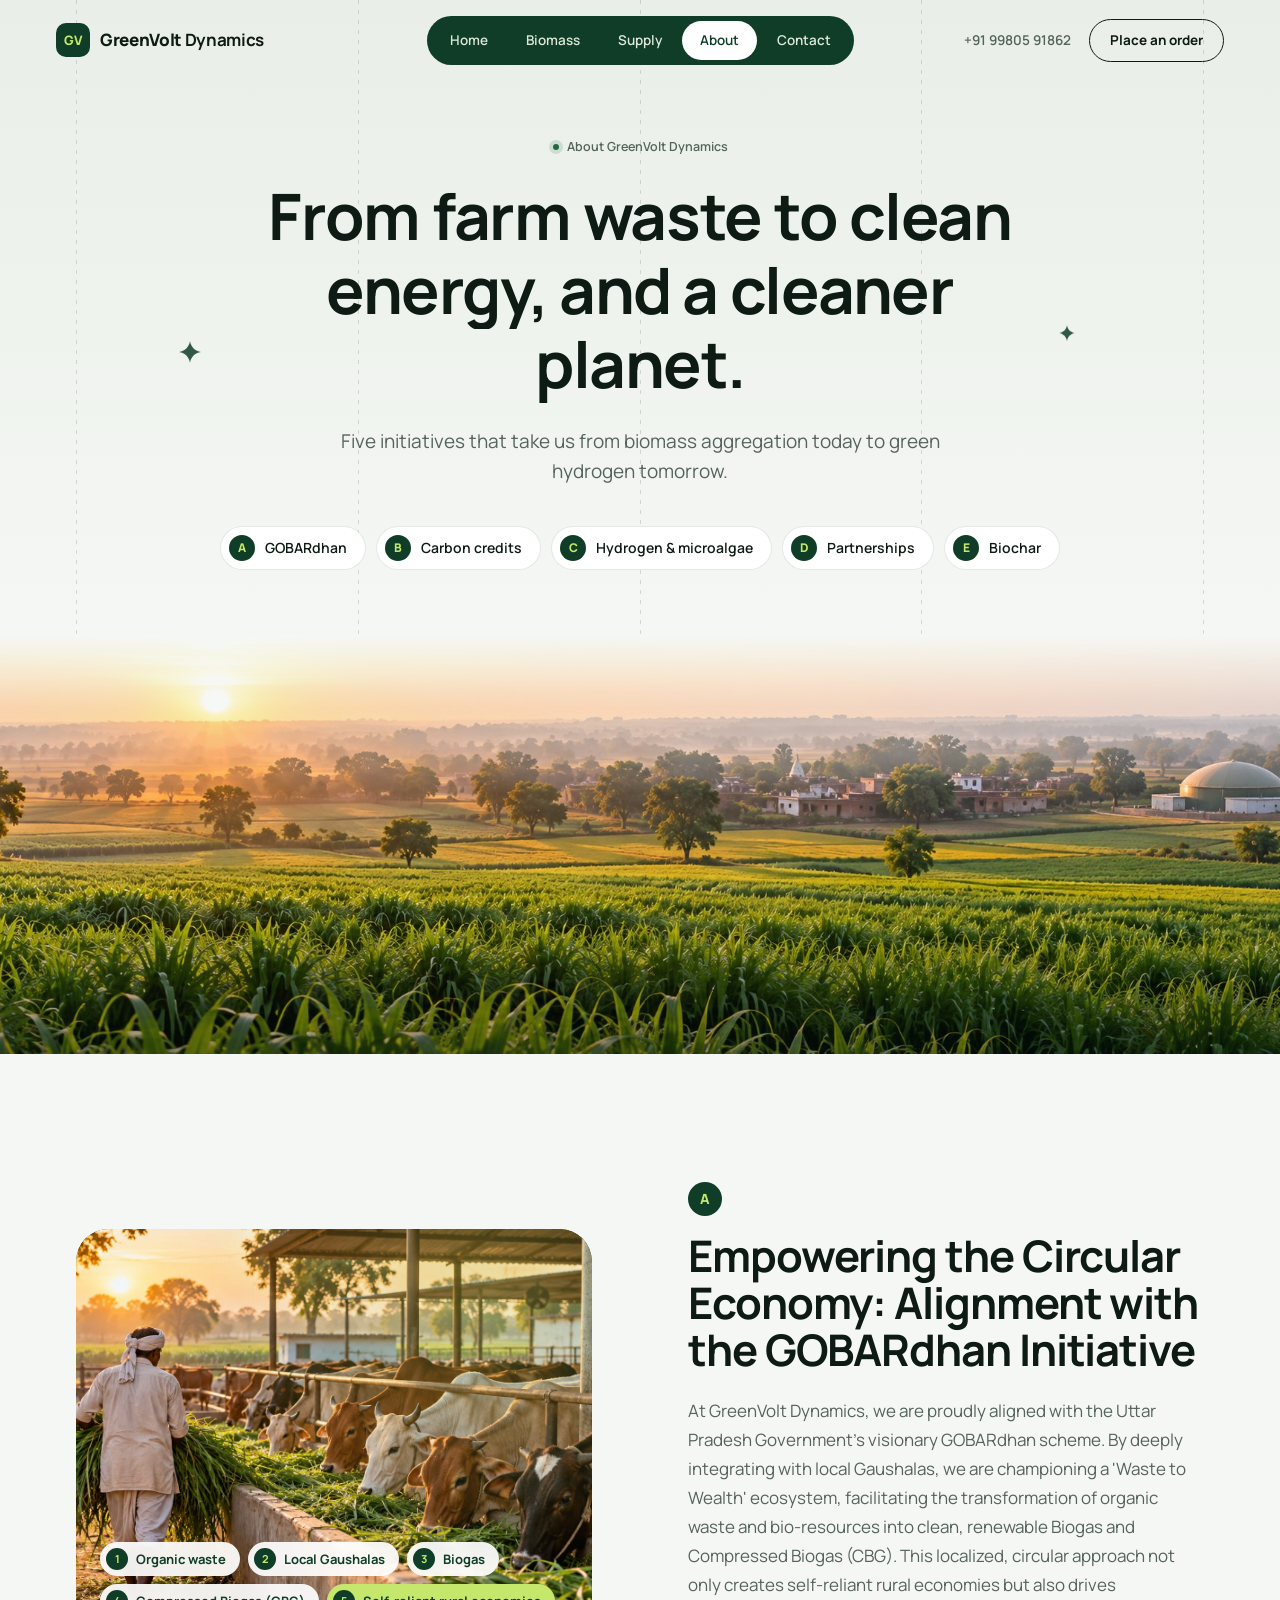
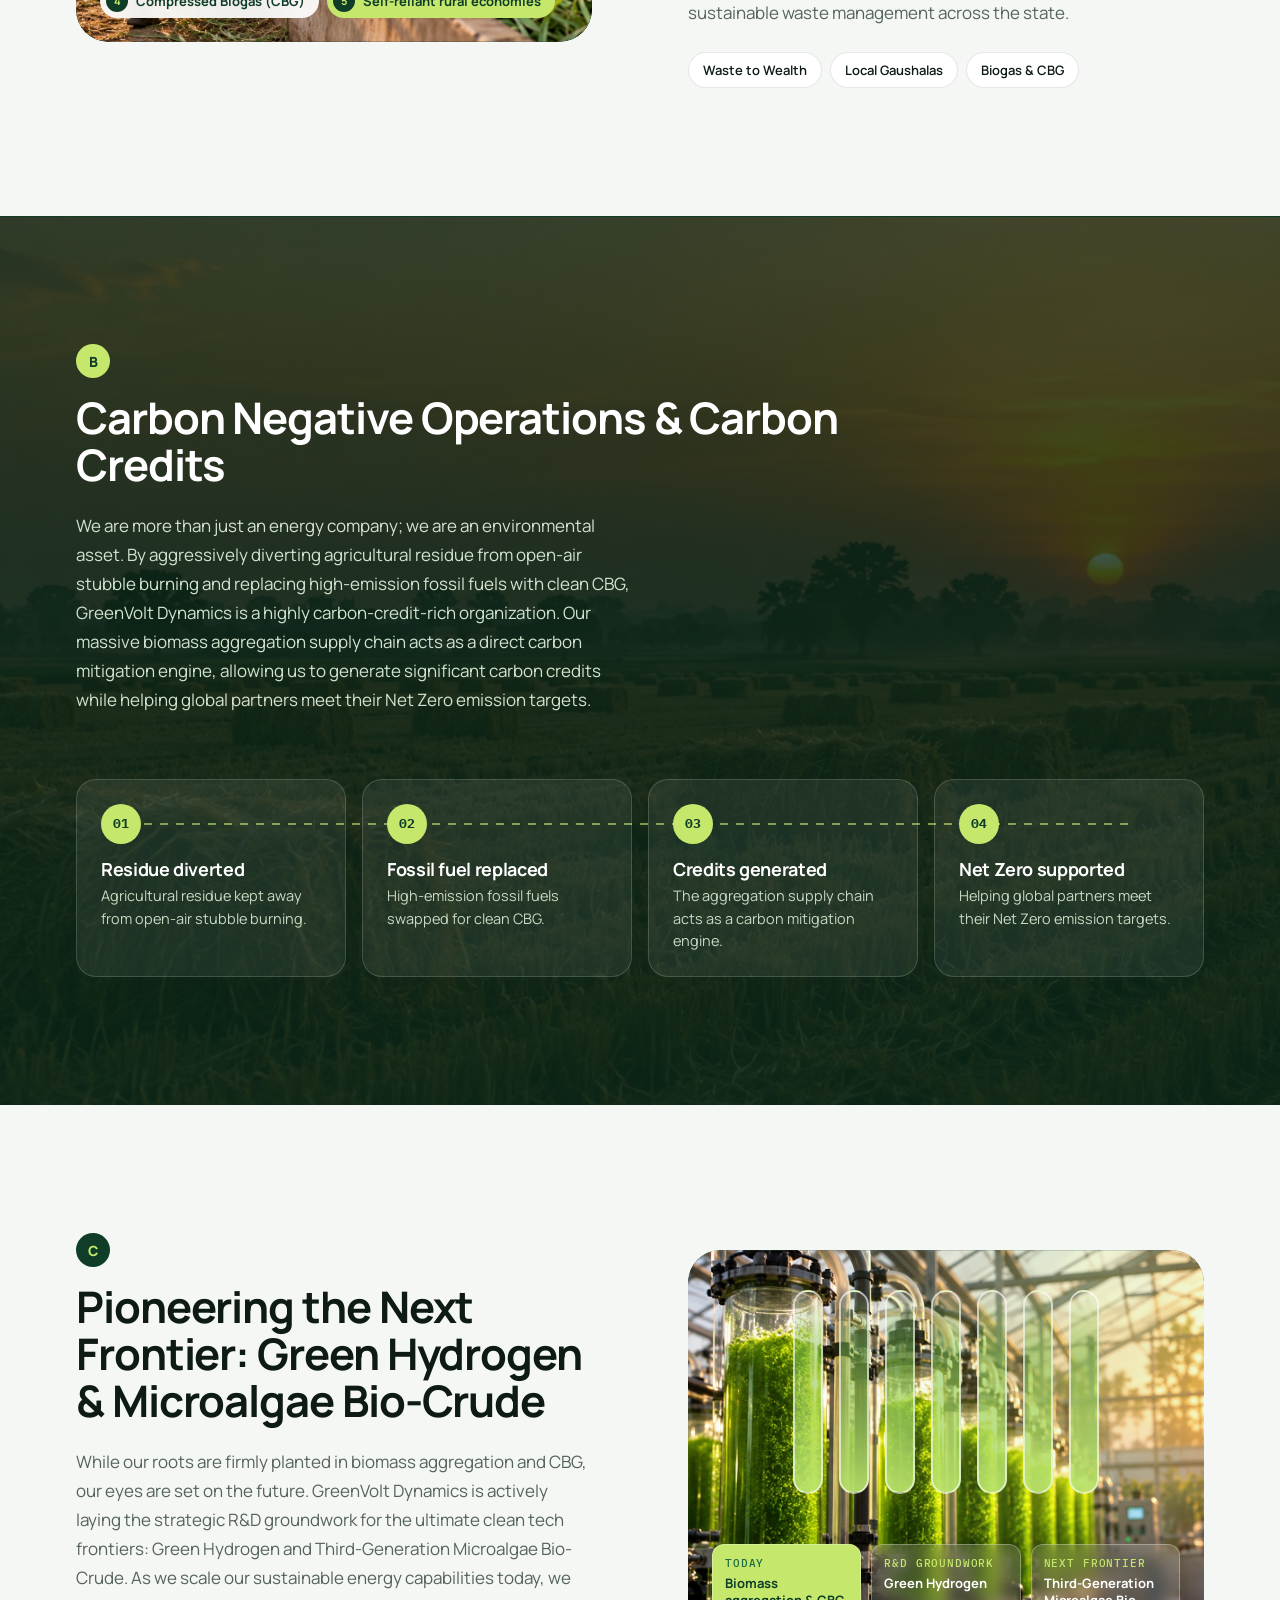
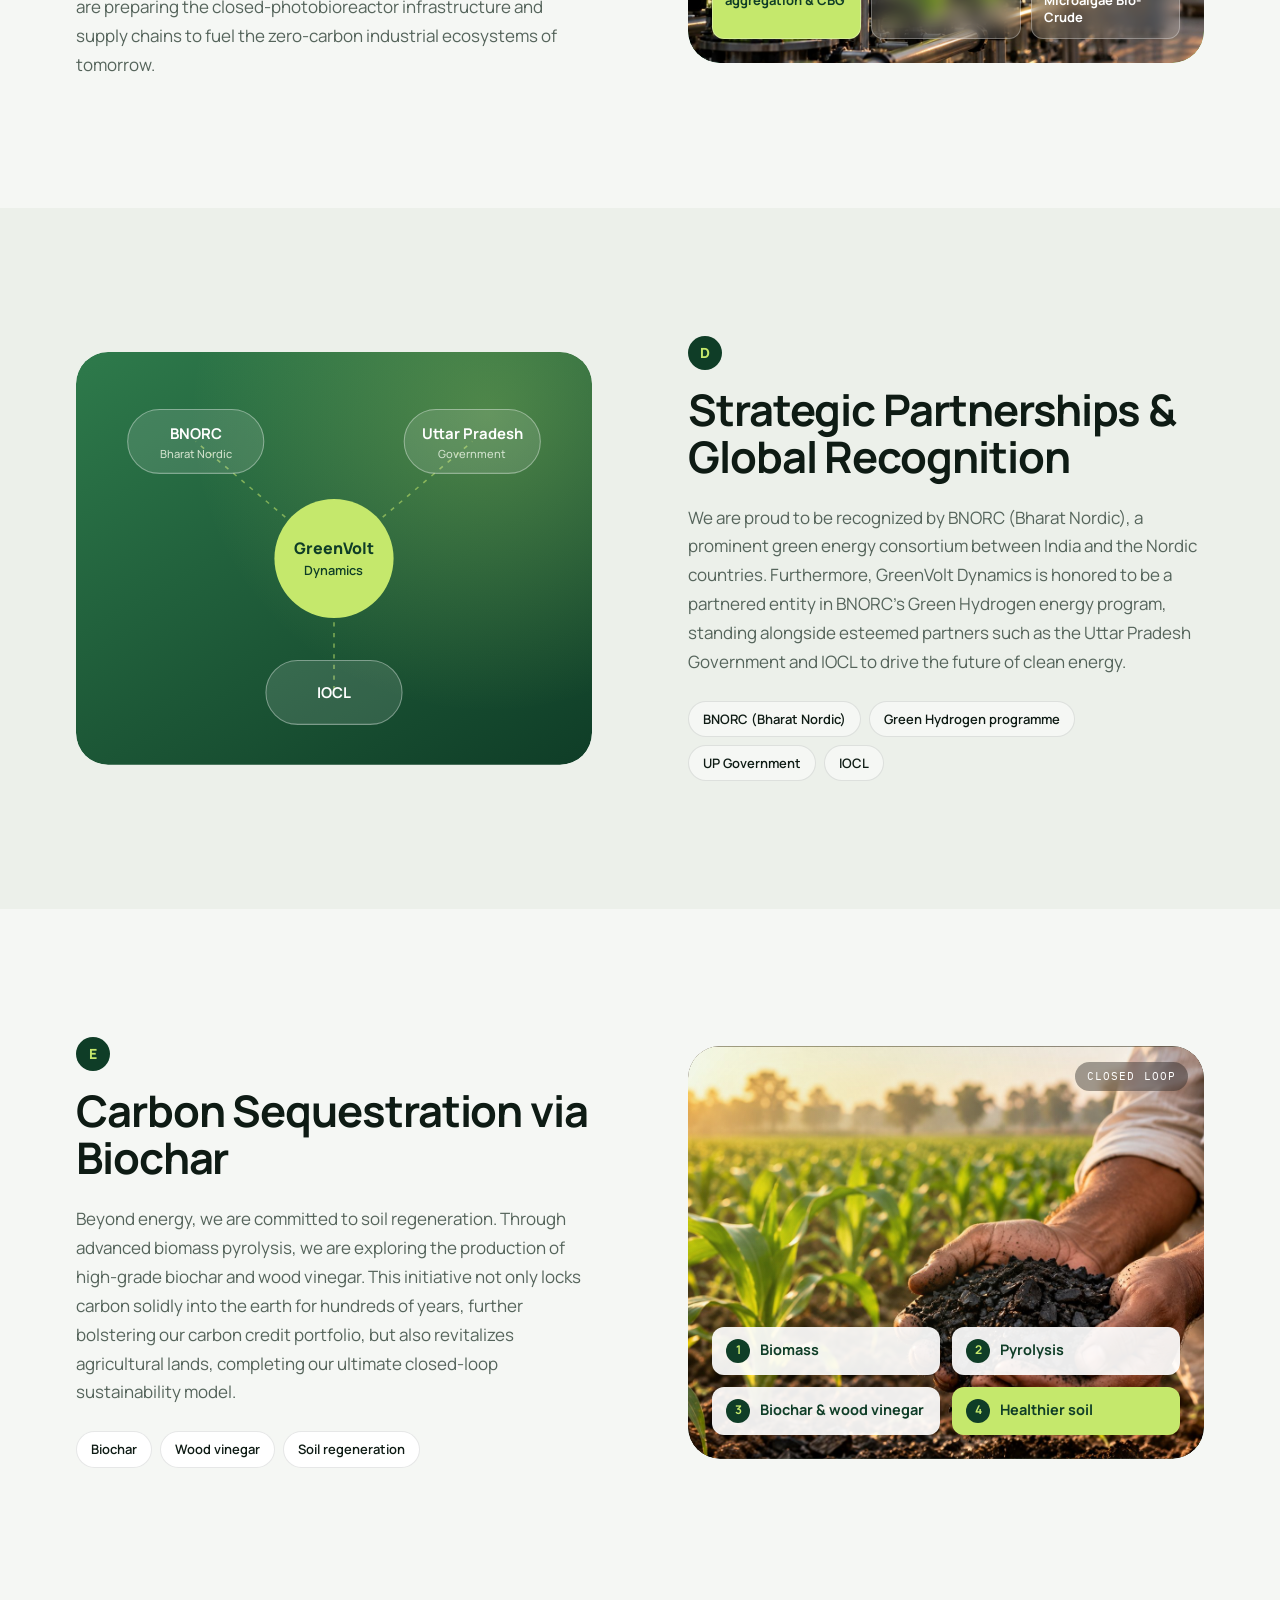
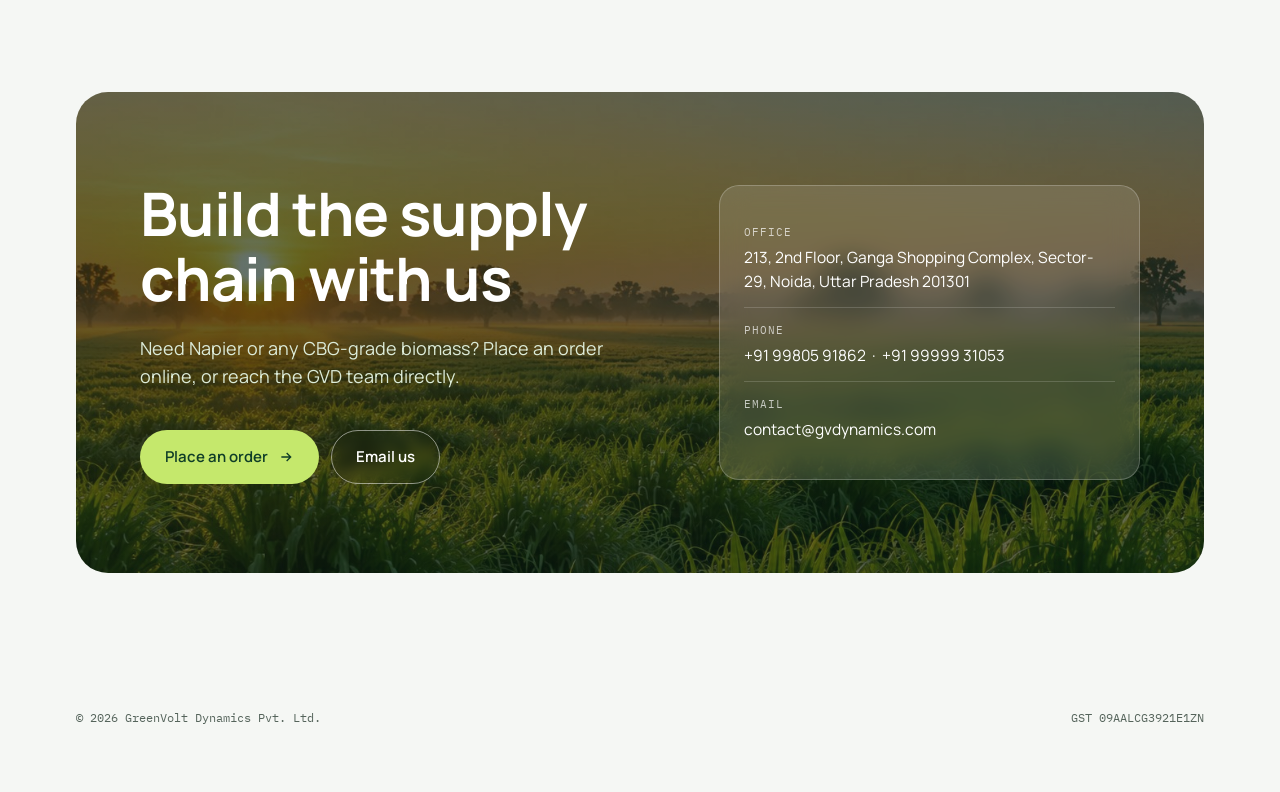
<file: about.html>
<!DOCTYPE html>
<html lang="en">
<head>
<meta charset="UTF-8">
<meta name="viewport" content="width=device-width, initial-scale=1.0">
<title>About GreenVolt Dynamics | Vision &amp; Initiatives</title>
<meta name="description" content="GreenVolt Dynamics is aligned with the UP Government's GOBARdhan scheme, building a carbon-negative biomass supply chain and laying the groundwork for Green Hydrogen, microalgae bio-crude and biochar.">
<link rel="icon" href="data:image/svg+xml,<svg xmlns='http://www.w3.org/2000/svg' viewBox='0 0 100 100'><rect width='100' height='100' rx='22' fill='%230F3D27'/><text x='50' y='68' font-size='52' font-family='Arial' font-weight='900' fill='%23C5E86C' text-anchor='middle'>G</text></svg>">
<link rel="preconnect" href="https://fonts.googleapis.com">
<link rel="preconnect" href="https://fonts.gstatic.com" crossorigin>
<link href="https://fonts.googleapis.com/css2?family=IBM+Plex+Mono:wght@400;500;600&family=Manrope:wght@400;500;600;700;800&display=swap" rel="stylesheet">
<link rel="stylesheet" href="css/style.css?v=4">
</head>
<body>
<div class="progress" id="progress" aria-hidden="true"></div>

<header class="site-header" id="siteHeader">
  <a href="index.html" class="brand"><span class="brand-mark">GV</span><span class="brand-name"><b>GreenVolt</b> Dynamics</span></a>
  <nav class="pill-nav" id="pillNav" aria-label="Primary">
    <a href="index.html">Home</a>
    <a href="index.html#portfolio">Biomass</a>
    <a href="index.html#supply">Supply</a>
    <a href="about.html" class="active">About</a>
    <a href="index.html#contact">Contact</a>
  </nav>
  <div class="hdr-right"><button class="menu-btn" id="menuBtn" aria-label="Open menu" aria-expanded="false" aria-controls="pillNav"><span></span><span></span><span></span></button>
    <a href="tel:+919980591862" class="hdr-link">+91 99805 91862</a><a href="order.html" class="hdr-cta">Place an order</a></div>
</header>

<main id="top">

  <!-- HERO -->
  <section class="hero about-hero">
    <div class="guides" aria-hidden="true"><i></i><i></i><i></i><i></i><i></i></div>
    <svg class="spark" style="left:14%;top:30%" viewBox="0 0 24 24" aria-hidden="true" data-parallax="0.25"><path fill="currentColor" d="M12 0c.8 6.4 5.6 11.2 12 12-6.4.8-11.2 5.6-12 12-.8-6.4-5.6-11.2-12-12C6.4 11.2 11.2 6.4 12 0Z"/></svg>
    <svg class="spark" style="right:16%;top:26%;width:16px;height:16px" viewBox="0 0 24 24" aria-hidden="true" data-parallax="0.4"><path fill="currentColor" d="M12 0c.8 6.4 5.6 11.2 12 12-6.4.8-11.2 5.6-12 12-.8-6.4-5.6-11.2-12-12C6.4 11.2 11.2 6.4 12 0Z"/></svg>
    <div class="hero-copy">
      <p class="hero-badge">About GreenVolt Dynamics</p>
      <h1 id="heroTitle">From farm waste to clean energy, and a cleaner planet.</h1>
      <p class="sub">Five initiatives that take us from biomass aggregation today to green hydrogen tomorrow.</p>
    </div>
    <div class="about-chips" data-reveal>
      <a href="#gobardhan"><b>A</b> GOBARdhan</a>
      <a href="#carbon"><b>B</b> Carbon credits</a>
      <a href="#hydrogen"><b>C</b> Hydrogen &amp; microalgae</a>
      <a href="#partners"><b>D</b> Partnerships</a>
      <a href="#biochar"><b>E</b> Biochar</a>
    </div>
    <div class="hero-scene short">
      <div class="scene-bg" data-parallax-bg="0.18" style="background-image:url('images/scenes/about-hero.jpg'),linear-gradient(180deg,#B9D7A2 0%,#5E9A4A 55%,#2F6A33 100%)"></div>
    </div>
  </section>

  <!-- A · GOBARDHAN -->
  <section class="section ab" id="gobardhan">
    <div class="wrap ab-grid">
      <div class="ab-vis flow-vis reveal-img" data-reveal-img>
        <img src="images/scenes/gobardhan-gaushala.jpg" alt="Cows at a local Gaushala with fresh green fodder" loading="lazy" onerror="this.style.display='none'" data-parallax-img="0.1">
        <ol class="flow-chain" aria-label="Waste to wealth chain">
          <li>Organic waste</li><li>Local Gaushalas</li><li>Biogas</li><li>Compressed Biogas (CBG)</li><li>Self-reliant rural economies</li>
        </ol>
      </div>
      <div class="ab-copy">
        <span class="v-letter on-light" data-reveal>A</span>
        <h2 data-reveal>Empowering the Circular Economy: Alignment with the GOBARdhan Initiative</h2>
        <p data-reveal>At GreenVolt Dynamics, we are proudly aligned with the Uttar Pradesh Government’s visionary GOBARdhan scheme. By deeply integrating with local Gaushalas, we are championing a 'Waste to Wealth' ecosystem, facilitating the transformation of organic waste and bio-resources into clean, renewable Biogas and Compressed Biogas (CBG). This localized, circular approach not only creates self-reliant rural economies but also drives sustainable waste management across the state.</p>
        <div class="tags" data-reveal><span>Waste to Wealth</span><span>Local Gaushalas</span><span>Biogas &amp; CBG</span></div>
      </div>
    </div>
  </section>

  <!-- B · CARBON -->
  <section class="section ab-dark" id="carbon">
    <div class="ab-dark-bg" data-parallax-bg="0.1" style="background-image:linear-gradient(rgba(10,40,25,.74),rgba(10,40,25,.9)),url('images/scenes/carbon-stubble.jpg')"></div>
    <div class="wrap">
      <div class="ab-copy light wide">
        <span class="v-letter" data-reveal>B</span>
        <h2 data-reveal>Carbon Negative Operations &amp; Carbon Credits</h2>
        <p data-reveal>We are more than just an energy company; we are an environmental asset. By aggressively diverting agricultural residue from open-air stubble burning and replacing high-emission fossil fuels with clean CBG, GreenVolt Dynamics is a highly carbon-credit-rich organization. Our massive biomass aggregation supply chain acts as a direct carbon mitigation engine, allowing us to generate significant carbon credits while helping global partners meet their Net Zero emission targets.</p>
      </div>
      <div class="steps4">
        <div class="s4" data-reveal><b>01</b><h3>Residue diverted</h3><p>Agricultural residue kept away from open-air stubble burning.</p></div>
        <div class="s4" data-reveal data-reveal-delay="1"><b>02</b><h3>Fossil fuel replaced</h3><p>High-emission fossil fuels swapped for clean CBG.</p></div>
        <div class="s4" data-reveal data-reveal-delay="2"><b>03</b><h3>Credits generated</h3><p>The aggregation supply chain acts as a carbon mitigation engine.</p></div>
        <div class="s4" data-reveal data-reveal-delay="3"><b>04</b><h3>Net Zero supported</h3><p>Helping global partners meet their Net Zero emission targets.</p></div>
      </div>
    </div>
  </section>

  <!-- C · HYDROGEN -->
  <section class="section ab" id="hydrogen">
    <div class="wrap ab-grid flip">
      <div class="ab-copy">
        <span class="v-letter on-light" data-reveal>C</span>
        <h2 data-reveal>Pioneering the Next Frontier: Green Hydrogen &amp; Microalgae Bio-Crude</h2>
        <p data-reveal>While our roots are firmly planted in biomass aggregation and CBG, our eyes are set on the future. GreenVolt Dynamics is actively laying the strategic R&amp;D groundwork for the ultimate clean tech frontiers: Green Hydrogen and Third-Generation Microalgae Bio-Crude. As we scale our sustainable energy capabilities today, we are preparing the closed-photobioreactor infrastructure and supply chains to fuel the zero-carbon industrial ecosystems of tomorrow.</p>
      </div>
      <div class="ab-vis reactor reveal-img" data-reveal-img>
        <img src="images/scenes/photobioreactor.jpg" alt="Closed photobioreactor tubes filled with green microalgae" loading="lazy" onerror="this.style.display='none'" data-parallax-img="0.1">
        <div class="tubes" aria-hidden="true"><i></i><i></i><i></i><i></i><i></i><i></i><i></i></div>
        <div class="roadmap">
          <div class="rm now"><small>Today</small>Biomass aggregation &amp; CBG</div>
          <div class="rm"><small>R&amp;D groundwork</small>Green Hydrogen</div>
          <div class="rm"><small>Next frontier</small>Third-Generation Microalgae Bio-Crude</div>
        </div>
      </div>
    </div>
  </section>

  <!-- D · PARTNERS -->
  <section class="section ab alt" id="partners">
    <div class="wrap ab-grid">
      <div class="ab-vis net reveal-img" data-reveal-img>
        <svg viewBox="0 0 440 360" role="img" aria-label="GreenVolt Dynamics connected to BNORC, the Uttar Pradesh Government and IOCL">
          <g stroke="rgba(197,232,108,.55)" stroke-width="1.5" stroke-dasharray="4 6" fill="none">
            <path d="M220 180 L90 70"/><path d="M220 180 L350 70"/><path d="M220 180 L220 305"/>
          </g>
          <circle cx="220" cy="180" r="56" fill="#C5E86C"/>
          <text x="220" y="176" text-anchor="middle" font-size="15" font-weight="800" fill="#0F3D27">GreenVolt</text>
          <text x="220" y="196" text-anchor="middle" font-size="12" font-weight="600" fill="#0F3D27">Dynamics</text>
          <g font-weight="700" text-anchor="middle" fill="#fff">
            <rect x="26" y="40" width="128" height="60" rx="30" fill="rgba(255,255,255,.12)" stroke="rgba(255,255,255,.4)"/>
            <text x="90" y="68" font-size="14">BNORC</text><text x="90" y="86" font-size="10.5" font-weight="500" fill="#CFE0CB">Bharat Nordic</text>
            <rect x="286" y="40" width="128" height="60" rx="30" fill="rgba(255,255,255,.12)" stroke="rgba(255,255,255,.4)"/>
            <text x="350" y="68" font-size="14">Uttar Pradesh</text><text x="350" y="86" font-size="10.5" font-weight="500" fill="#CFE0CB">Government</text>
            <rect x="156" y="276" width="128" height="60" rx="30" fill="rgba(255,255,255,.12)" stroke="rgba(255,255,255,.4)"/>
            <text x="220" y="311" font-size="14">IOCL</text>
          </g>
        </svg>
      </div>
      <div class="ab-copy">
        <span class="v-letter on-light" data-reveal>D</span>
        <h2 data-reveal>Strategic Partnerships &amp; Global Recognition</h2>
        <p data-reveal>We are proud to be recognized by BNORC (Bharat Nordic), a prominent green energy consortium between India and the Nordic countries. Furthermore, GreenVolt Dynamics is honored to be a partnered entity in BNORC’s Green Hydrogen energy program, standing alongside esteemed partners such as the Uttar Pradesh Government and IOCL to drive the future of clean energy.</p>
        <div class="tags" data-reveal><span>BNORC (Bharat Nordic)</span><span>Green Hydrogen programme</span><span>UP Government</span><span>IOCL</span></div>
      </div>
    </div>
  </section>

  <!-- E · BIOCHAR -->
  <section class="section ab" id="biochar">
    <div class="wrap ab-grid flip">
      <div class="ab-copy">
        <span class="v-letter on-light" data-reveal>E</span>
        <h2 data-reveal>Carbon Sequestration via Biochar</h2>
        <p data-reveal>Beyond energy, we are committed to soil regeneration. Through advanced biomass pyrolysis, we are exploring the production of high-grade biochar and wood vinegar. This initiative not only locks carbon solidly into the earth for hundreds of years, further bolstering our carbon credit portfolio, but also revitalizes agricultural lands, completing our ultimate closed-loop sustainability model.</p>
        <div class="tags" data-reveal><span>Biochar</span><span>Wood vinegar</span><span>Soil regeneration</span></div>
      </div>
      <div class="ab-vis cycle reveal-img" data-reveal-img>
        <img src="images/scenes/biochar.jpg" alt="Hands holding dark biochar over healthy farm soil" loading="lazy" onerror="this.style.display='none'" data-parallax-img="0.1">
        <ol class="cycle-chain" aria-label="Biochar closed loop">
          <li>Biomass</li><li>Pyrolysis</li><li>Biochar &amp; wood vinegar</li><li>Healthier soil</li>
        </ol>
        <div class="loop-note">Closed loop</div>
      </div>
    </div>
  </section>

  <!-- CTA -->
  <section class="section tight" id="contact">
    <div class="wrap">
      <div class="cta-band" data-reveal>
        <div class="cta-bg" data-parallax-bg="0.1"></div>
        <div>
          <h2>Build the supply chain with us</h2>
          <p>Need Napier or any CBG-grade biomass? Place an order online, or reach the GVD team directly.</p>
          <div class="btns"><a href="order.html" class="btn btn-lime">Place an order <svg viewBox="0 0 24 24" fill="none" stroke="currentColor" stroke-width="2"><path d="M5 12h14M13 6l6 6-6 6"/></svg></a><a href="mailto:contact@gvdynamics.com" class="btn btn-ghost" style="color:#fff;border-color:rgba(255,255,255,.5);background:transparent">Email us</a></div>
        </div>
        <div class="c-card">
          <div class="c-row"><div class="c-label">Office</div><div class="c-value">213, 2nd Floor, Ganga Shopping Complex, Sector-29, Noida, Uttar Pradesh 201301</div></div>
          <div class="c-row"><div class="c-label">Phone</div><div class="c-value"><a href="tel:+919980591862">+91 99805 91862</a> &nbsp;·&nbsp; <a href="tel:+919999931053">+91 99999 31053</a></div></div>
          <div class="c-row"><div class="c-label">Email</div><div class="c-value"><a href="mailto:contact@gvdynamics.com">contact@gvdynamics.com</a></div></div>
        </div>
      </div>
    </div>
  </section>
</main>

<footer class="foot">
  <div class="wrap">
    <div class="foot-bar"><span>© 2026 GreenVolt Dynamics Pvt. Ltd.</span><span>GST 09AALCG3921E1ZN</span></div>
  </div>
</footer>

<script src="js/main.js?v=4"></script>
</body>
</html>
</file>
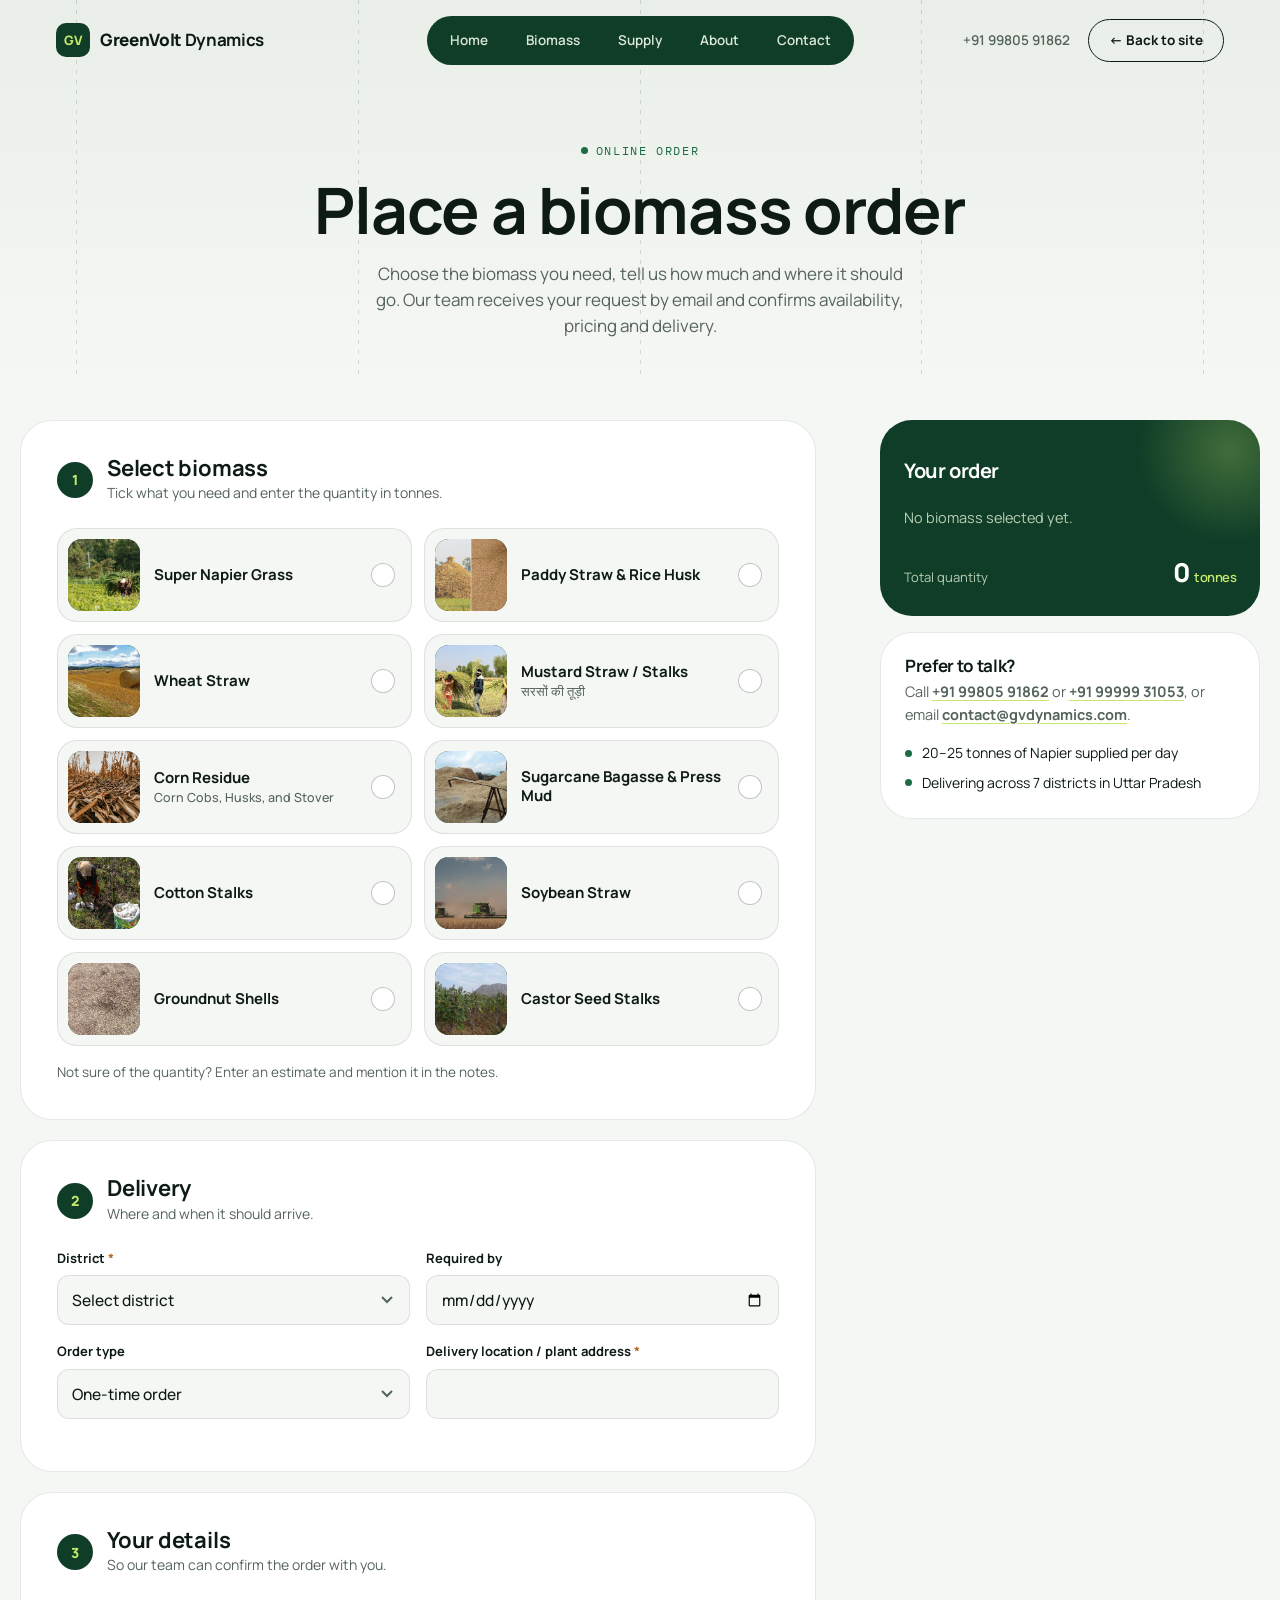
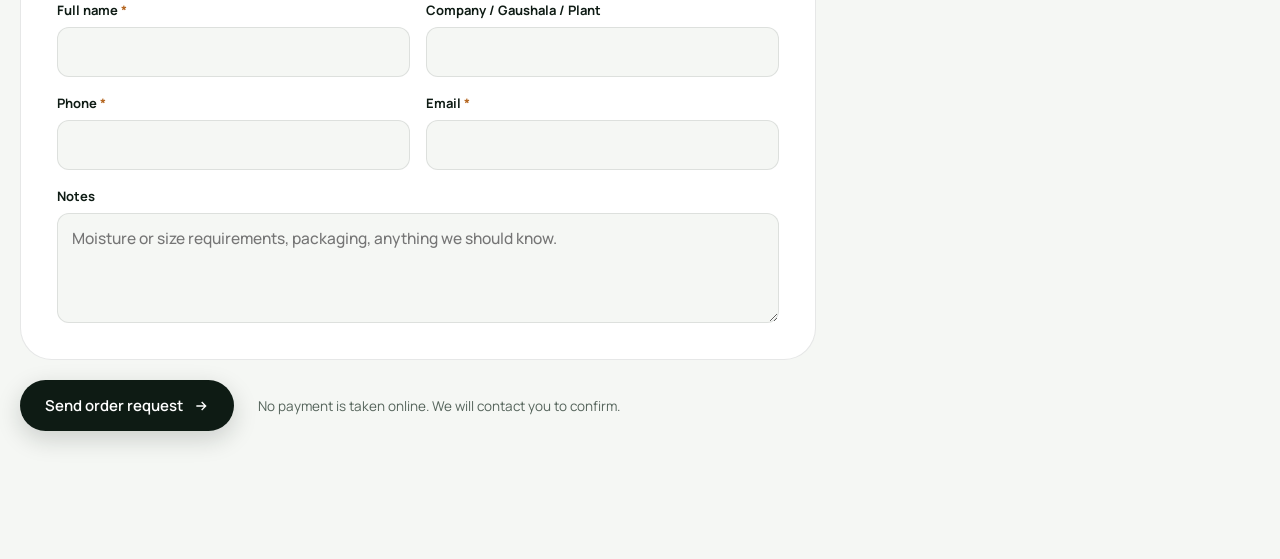
<file: order.html>
<!DOCTYPE html>
<html lang="en">
<head>
<meta charset="UTF-8">
<meta name="viewport" content="width=device-width, initial-scale=1.0">
<title>Place a Biomass Order | GreenVolt Dynamics</title>
<meta name="description" content="Select the biomass you need, including Super Napier, paddy straw, wheat straw and bagasse, and send your order request to GreenVolt Dynamics online.">
<link rel="icon" href="data:image/svg+xml,<svg xmlns='http://www.w3.org/2000/svg' viewBox='0 0 100 100'><rect width='100' height='100' rx='22' fill='%230F3D27'/><text x='50' y='68' font-size='52' font-family='Arial' font-weight='900' fill='%23C5E86C' text-anchor='middle'>G</text></svg>">
<link rel="preconnect" href="https://fonts.googleapis.com">
<link rel="preconnect" href="https://fonts.gstatic.com" crossorigin>
<link href="https://fonts.googleapis.com/css2?family=IBM+Plex+Mono:wght@400;500;600&family=Manrope:wght@400;500;600;700;800&display=swap" rel="stylesheet">
<link rel="stylesheet" href="css/style.css?v=6">
<style>
.order-hero{ position:relative; overflow:hidden; background:linear-gradient(180deg,#E9EFE8,var(--bg)); padding:136px 0 var(--sp-4); text-align:center; }
.order-hero .wrap{ position:relative; z-index:1; }
.order-hero h1{ font-size:clamp(36px,5.4vw,64px); margin-bottom:var(--sp-2); }
.order-hero p:not(.eyebrow){ max-width:540px; margin:0 auto; color:var(--ink-soft); font-size:17px; }

.order-wrap{ display:grid; grid-template-columns:minmax(0,1fr) 380px; gap:var(--sp-5); align-items:start; padding:var(--sp-4) 0 var(--sp-7); }

/* steps */
.o-step{ background:var(--card); border:1px solid var(--line); border-radius:var(--r-lg); padding:clamp(20px,3vw,36px); margin-bottom:20px; }
.o-head{ display:flex; align-items:center; gap:14px; margin-bottom:var(--sp-3); }
.o-num{ width:36px; height:36px; border-radius:50%; background:var(--green-deep); color:var(--lime); display:grid; place-items:center; font-weight:800; font-size:14px; flex-shrink:0; }
.o-head h2{ font-size:22px; letter-spacing:-.01em; }
.o-head p{ font-size:14px; color:var(--ink-soft); margin-top:2px; }

/* biomass picker */
.picker{ display:grid; grid-template-columns:repeat(2,minmax(0,1fr)); gap:12px; align-items:start; }
.pick{ position:relative; border:1.5px solid var(--line); border-radius:var(--r-md); background:var(--bg); overflow:hidden; transition:border-color .2s ease, box-shadow .2s ease, background .2s ease; }
.pick:hover{ border-color:rgba(14,27,20,.3); }
.pick.on{ border-color:var(--green); background:#F1F8EC; box-shadow:0 0 0 3px rgba(30,107,67,.14); }
.pick label{ display:grid; grid-template-columns:72px 1fr 26px; gap:14px; align-items:center; padding:10px 14px 10px 10px; cursor:pointer; }
.pick .thumb{ width:72px; height:72px; border-radius:14px; overflow:hidden; background:var(--green-deep); position:relative; }
.pick .thumb img{ width:100%; height:100%; object-fit:cover; position:absolute; inset:0; }
.pick .p-name{ font-weight:700; font-size:15px; line-height:1.25; }
.pick .p-name small{ display:block; font-weight:500; font-size:12.5px; color:var(--ink-soft); margin-top:2px; }
.pick .tick{ width:24px; height:24px; border-radius:50%; border:1.5px solid rgba(14,27,20,.25); display:grid; place-items:center; background:#fff; transition:all .2s ease; }
.pick .tick svg{ width:13px; height:13px; stroke:#fff; stroke-width:3; fill:none; opacity:0; transform:scale(.5); transition:all .2s ease; }
.pick.on .tick{ background:var(--green); border-color:var(--green); }
.pick.on .tick svg{ opacity:1; transform:none; }
.pick input[type=checkbox]{ position:absolute; opacity:0; pointer-events:none; }
.pick:has(input:focus-visible){ outline:2px solid var(--green); outline-offset:2px; }
.qty{ display:none; align-items:center; gap:10px; padding:0 14px 14px 10px; }
.pick.on .qty{ display:flex; }
.qty .q-label{ font-size:12.5px; font-weight:600; color:var(--ink-soft); margin-left:86px; }
.qty input{ width:92px; margin-left:auto; padding:9px 10px; font:600 15px var(--mono); border:1.5px solid var(--line); border-radius:10px; background:#fff; }
.qty input:focus{ outline:none; border-color:var(--green); }
.qty .unit{ font-size:12.5px; font-weight:600; color:var(--ink-soft); }
.hint{ font-size:13.5px; color:var(--ink-soft); margin-top:var(--sp-2); }

/* fields */
.row{ display:grid; grid-template-columns:1fr 1fr; gap:16px; }
.field{ display:flex; flex-direction:column; gap:7px; margin-bottom:16px; }
.field:last-child{ margin-bottom:0; }
.row .field{ margin-bottom:16px; }
.field label{ font-size:13px; font-weight:700; }
.field label .req{ color:var(--ochre); }
.field input,.field select,.field textarea{
  font:500 15.5px var(--body); color:var(--ink); background:var(--bg); width:100%;
  border:1.5px solid var(--line); border-radius:var(--r-sm); padding:13px 14px; height:50px;
  transition:border-color .2s ease, box-shadow .2s ease, background .2s ease;
}
.field textarea{ height:auto; min-height:110px; resize:vertical; }
.field select{ appearance:none; background-image:url("data:image/svg+xml,%3Csvg xmlns='http://www.w3.org/2000/svg' width='12' height='8' fill='none' stroke='%2355645B' stroke-width='2' viewBox='0 0 12 8'%3E%3Cpath d='M1 1l5 5 5-5'/%3E%3C/svg%3E"); background-repeat:no-repeat; background-position:right 16px center; padding-right:40px; }
.field input:focus,.field select:focus,.field textarea:focus{ outline:none; border-color:var(--green); background:#fff; box-shadow:0 0 0 3px rgba(30,107,67,.14); }
.field input:user-invalid,.field select:user-invalid{ border-color:var(--ochre); }
.honey{ position:absolute; left:-9999px; width:1px; height:1px; overflow:hidden; }

.submit-row{ display:flex; align-items:center; gap:var(--sp-3); flex-wrap:wrap; margin-top:var(--sp-1); }
.btn[disabled]{ opacity:.55; cursor:progress; transform:none; }
.msg{ padding:var(--sp-3); border-radius:var(--r-sm); border:1px solid var(--line); margin-top:var(--sp-3); display:none; font-size:15.5px; }
.msg.show{ display:block; }
.msg.ok{ border-color:var(--green); background:#E2F0DF; }
.msg.err{ border-color:var(--ochre); background:#F7E8D3; }
.msg a{ text-decoration:underline; }

/* aside */
.aside{ position:sticky; top:96px; display:flex; flex-direction:column; gap:16px; }
.sum{ background:var(--green-deep); color:#fff; border-radius:var(--r-lg); padding:var(--sp-4) var(--sp-3) var(--sp-3); position:relative; overflow:hidden; }
.sum::before{ content:""; position:absolute; right:-70px; top:-70px; width:200px; height:200px; border-radius:50%; background:radial-gradient(circle,rgba(197,232,108,.28),transparent 65%); }
.sum h2{ font-size:20px; color:#fff; margin-bottom:var(--sp-2); position:relative; }
.sum-empty{ font-size:14.5px; color:#B9CFB5; padding:10px 0 6px; position:relative; }
.sum-line{ display:flex; justify-content:space-between; gap:12px; font-size:14.5px; padding:11px 0; border-bottom:1px solid rgba(255,255,255,.14); position:relative; }
.sum-line b{ font-family:var(--mono); font-weight:600; color:var(--lime); white-space:nowrap; }
.sum-total{ display:flex; justify-content:space-between; align-items:baseline; padding-top:var(--sp-2); position:relative; }
.sum-total span{ font-size:13px; color:#B9CFB5; }
.sum-total b{ font-size:26px; font-weight:800; letter-spacing:-.02em; }
.sum-total b small{ font-size:13px; font-weight:600; color:var(--lime); margin-left:4px; }
.help{ background:var(--card); border:1px solid var(--line); border-radius:var(--r-lg); padding:var(--sp-3); }
.help h3{ font-size:17px; margin-bottom:6px; }
.help p{ font-size:14.5px; color:var(--ink-soft); }
.help a{ font-weight:700; text-decoration:underline; text-decoration-color:var(--lime); text-underline-offset:3px; }
.help ul{ list-style:none; margin:var(--sp-2) 0 0; padding:0; display:flex; flex-direction:column; gap:8px; }
.help li{ font-size:14px; display:flex; gap:10px; align-items:center; }
.help li::before{ content:""; width:7px; height:7px; border-radius:50%; background:var(--green); flex-shrink:0; }

@media (max-width:980px){ .order-wrap{ grid-template-columns:1fr; } .aside{ position:static; } }
@media (max-width:620px){ .picker{ grid-template-columns:1fr; } .row{ grid-template-columns:1fr; gap:0; } }
</style>
</head>
<body>

<header class="site-header scrolled" id="siteHeader">
  <a href="index.html" class="brand"><span class="brand-mark">GV</span><span class="brand-name"><b>GreenVolt</b> Dynamics</span></a>
  <nav class="pill-nav" id="pillNav" aria-label="Primary">
    <a href="index.html">Home</a>
    <a href="index.html#portfolio">Biomass</a>
    <a href="index.html#supply">Supply</a>
    <a href="about.html">About</a>
    <a href="index.html#contact">Contact</a>
  </nav>
  <div class="hdr-right"><button class="menu-btn" id="menuBtn" aria-label="Open menu" aria-expanded="false" aria-controls="pillNav"><span></span><span></span><span></span></button>
    <a href="tel:+919980591862" class="hdr-link">+91 99805 91862</a><a href="index.html" class="hdr-cta">&larr; Back to site</a></div>
</header>

<main>
  <section class="order-hero">
    <div class="guides" aria-hidden="true"><i></i><i></i><i></i><i></i><i></i></div>
    <div class="wrap">
      <p class="eyebrow">Online order</p>
      <h1>Place a biomass order</h1>
      <p>Choose the biomass you need, tell us how much and where it should go. Our team receives your request by email and confirms availability, pricing and delivery.</p>
    </div>
  </section>

  <div class="wrap order-wrap">
    <form id="orderForm" novalidate>
      <input type="checkbox" name="botcheck" class="honey" tabindex="-1" autocomplete="off" aria-hidden="true">

      <section class="o-step">
        <div class="o-head"><span class="o-num">1</span><div><h2>Select biomass</h2><p>Tick what you need and enter the quantity in tonnes.</p></div></div>
        <div class="picker" id="picker"></div>
        <p class="hint">Not sure of the quantity? Enter an estimate and mention it in the notes.</p>
      </section>

      <section class="o-step">
        <div class="o-head"><span class="o-num">2</span><div><h2>Delivery</h2><p>Where and when it should arrive.</p></div></div>
        <div class="row">
          <div class="field">
            <label for="district">District <span class="req">*</span></label>
            <select id="district" name="district" required>
              <option value="">Select district</option>
              <option>Kasganj</option><option>Etah</option><option>Budaun</option><option>Farrukhabad</option>
              <option>Hathras</option><option>Aligarh</option><option>Agra</option><option>Other (mention in notes)</option>
            </select>
          </div>
          <div class="field">
            <label for="date">Required by</label>
            <input type="date" id="date" name="required_by">
          </div>
        </div>
        <div class="row">
          <div class="field">
            <label for="freq">Order type</label>
            <select id="freq" name="order_type">
              <option>One-time order</option><option>Daily supply</option><option>Weekly supply</option><option>Monthly supply</option>
            </select>
          </div>
          <div class="field">
            <label for="address">Delivery location / plant address <span class="req">*</span></label>
            <input type="text" id="address" name="delivery_address" required autocomplete="street-address">
          </div>
        </div>
      </section>

      <section class="o-step">
        <div class="o-head"><span class="o-num">3</span><div><h2>Your details</h2><p>So our team can confirm the order with you.</p></div></div>
        <div class="row">
          <div class="field"><label for="name">Full name <span class="req">*</span></label><input type="text" id="name" name="name" required autocomplete="name"></div>
          <div class="field"><label for="company">Company / Gaushala / Plant</label><input type="text" id="company" name="company" autocomplete="organization"></div>
        </div>
        <div class="row">
          <div class="field"><label for="phone">Phone <span class="req">*</span></label><input type="tel" id="phone" name="phone" required autocomplete="tel" inputmode="tel"></div>
          <div class="field"><label for="email">Email <span class="req">*</span></label><input type="email" id="email" name="email" required autocomplete="email"></div>
        </div>
        <div class="field">
          <label for="notes">Notes</label>
          <textarea id="notes" name="notes" placeholder="Moisture or size requirements, packaging, anything we should know."></textarea>
        </div>
      </section>

      <div class="submit-row">
        <button type="submit" class="btn btn-primary" id="submitBtn">Send order request <svg viewBox="0 0 24 24" fill="none" stroke="currentColor" stroke-width="2"><path d="M5 12h14M13 6l6 6-6 6"/></svg></button>
        <span class="hint" style="margin:0">No payment is taken online. We will contact you to confirm.</span>
      </div>
      <div class="msg" id="msg" role="status" aria-live="polite"></div>
    </form>

    <aside class="aside">
      <div class="sum">
        <h2>Your order</h2>
        <div id="summary"><p class="sum-empty">No biomass selected yet.</p></div>
        <div class="sum-total" id="sumTotal" hidden><span>Total quantity</span><b id="totalVal">0<small>tonnes</small></b></div>
      </div>
      <div class="help">
        <h3>Prefer to talk?</h3>
        <p>Call <a href="tel:+919980591862">+91 99805 91862</a> or <a href="tel:+919999931053">+91 99999 31053</a>, or email <a href="mailto:contact@gvdynamics.com">contact@gvdynamics.com</a>.</p>
        <ul><li>20–25 tonnes of Napier supplied per day</li><li>Delivering across 7 districts in Uttar Pradesh</li></ul>
      </div>
    </aside>
  </div>
</main>

<script>
// Orders are emailed through Web3Forms. Each key delivers to ONE inbox (free plan), so the
// form sends the order once per key. Add a key here to add another recipient.
// Until at least one key is set, the form falls back to opening the visitor's email app.
const WEB3FORMS_KEYS = [
  "fab70978-5fe8-4d78-a744-41277ed568b2",
  "cb1b50bd-9860-408e-b0c6-2a958ba806fd"
];
const ORDER_EMAIL = "gvaibhav17@gmail.com";

const BIOMASS = [
  ["super-napier-grass","01","Super Napier Grass",""],
  ["paddy-straw-rice-husk","02","Paddy Straw & Rice Husk",""],
  ["wheat-straw","03","Wheat Straw",""],
  ["mustard-straw","04","Mustard Straw / Stalks","सरसों की तूड़ी"],
  ["corn-residue","05","Corn Residue","Corn Cobs, Husks, and Stover"],
  ["sugarcane-bagasse-press-mud","06","Sugarcane Bagasse & Press Mud",""],
  ["cotton-stalks","07","Cotton Stalks",""],
  ["soybean-straw","08","Soybean Straw",""],
  ["groundnut-shells","09","Groundnut Shells",""],
  ["castor-seed-stalks","10","Castor Seed Stalks",""]
];
const form = document.getElementById('orderForm');
const picker = document.getElementById('picker');
const summary = document.getElementById('summary');
const sumTotal = document.getElementById('sumTotal');
const totalVal = document.getElementById('totalVal');
const msg = document.getElementById('msg');
const btn = document.getElementById('submitBtn');
const BTN_HTML = btn.innerHTML;

BIOMASS.forEach(([slug,n,name,sub]) => {
  const d = document.createElement('div'); d.className = 'pick'; d.dataset.slug = slug;
  d.innerHTML = `
    <label for="c-${slug}">
      <span class="thumb"><img src="images/biomass/${n}-${slug}.jpg" alt="" loading="lazy" onerror="this.style.display='none'"></span>
      <span class="p-name"></span>
      <span class="tick"><svg viewBox="0 0 24 24"><path d="M5 12l5 5 9-10"/></svg></span>
    </label>
    <input type="checkbox" id="c-${slug}">
    <div class="qty"><span class="q-label">Quantity</span><input type="number" min="0.5" step="0.5" id="q-${slug}" placeholder="0" aria-label="Quantity in tonnes for ${name}" disabled><span class="unit">tonnes</span></div>`;
  const pn = d.querySelector('.p-name'); pn.textContent = name;
  if (sub){ const s = document.createElement('small'); s.textContent = sub; pn.appendChild(s); }
  picker.appendChild(d);
});

function selected(){
  return BIOMASS.map(([slug,,name]) => {
    const c = document.getElementById('c-'+slug), q = document.getElementById('q-'+slug);
    return c.checked ? { slug, name, qty: parseFloat(q.value) } : null;
  }).filter(Boolean);
}
function renderSummary(){
  const sel = selected();
  summary.textContent = '';
  if (!sel.length){
    const p = document.createElement('p'); p.className = 'sum-empty'; p.textContent = 'No biomass selected yet.';
    summary.appendChild(p); sumTotal.hidden = true; return;
  }
  sel.forEach(i => {
    const d = document.createElement('div'); d.className = 'sum-line';
    const a = document.createElement('span'); a.textContent = i.name;
    const b = document.createElement('b'); b.textContent = i.qty > 0 ? i.qty + ' t' : '0 t';
    d.append(a,b); summary.appendChild(d);
  });
  const t = sel.reduce((n,i) => n + (i.qty > 0 ? i.qty : 0), 0);
  totalVal.firstChild.nodeValue = String(Math.round(t*10)/10);
  sumTotal.hidden = false;
}
picker.addEventListener('change', e => {
  if (e.target.type !== 'checkbox') return;
  const pick = e.target.closest('.pick'), q = pick.querySelector('input[type=number]');
  pick.classList.toggle('on', e.target.checked);
  q.disabled = !e.target.checked;
  if (e.target.checked) q.focus(); else q.value = '';
  renderSummary();
});
picker.addEventListener('input', renderSummary);

const pre = new URLSearchParams(location.search).get('biomass');
if (pre){ const c = document.getElementById('c-'+pre); if (c){ c.checked = true; c.dispatchEvent(new Event('change',{bubbles:true})); } }
document.getElementById('date').min = new Date().toISOString().slice(0,10);

function show(kind, html){ msg.className = 'msg show ' + kind; msg.innerHTML = html; msg.scrollIntoView({behavior:'smooth', block:'center'}); }

form.addEventListener('submit', async e => {
  e.preventDefault();
  const sel = selected();
  if (!sel.length) return show('err','Please select at least one biomass.');
  if (sel.some(i => !(i.qty > 0))) return show('err','Please enter a quantity (in tonnes) for each selected biomass.');
  if (!form.checkValidity()){ form.reportValidity(); return; }

  const fd = new FormData(form);
  if (fd.get('botcheck')) return;
  const f = k => (fd.get(k) || '').toString().trim();
  const total = Math.round(sel.reduce((n,i) => n + i.qty, 0) * 10) / 10;
  const itemsText = sel.map(i => `- ${i.name}: ${i.qty} tonnes`).join('\n');
  const message = [
    'NEW BIOMASS ORDER REQUEST', '',
    'ORDER', itemsText, `Total: ${total} tonnes`, `Order type: ${f('order_type')}`, `Required by: ${f('required_by') || 'Not specified'}`, '',
    'DELIVERY', `District: ${f('district')}`, `Location: ${f('delivery_address')}`, '',
    'CUSTOMER', `Name: ${f('name')}`, `Company: ${f('company') || '-'}`, `Phone: ${f('phone')}`, `Email: ${f('email')}`, '',
    'NOTES', f('notes') || '-'
  ].join('\n');

  const mailto = () => 'mailto:' + ORDER_EMAIL + '?subject=' + encodeURIComponent('New biomass order request from ' + f('name')) + '&body=' + encodeURIComponent(message);
  const reset = () => {
    form.reset();
    document.querySelectorAll('.pick').forEach(r => { r.classList.remove('on'); r.querySelector('input[type=number]').disabled = true; });
    renderSummary();
  };

  if (!WEB3FORMS_KEYS.length){
    location.href = mailto();
    return show('ok','<strong>Your email app should open with the order filled in.</strong> Press send to complete it, or <a href="' + mailto() + '">open it again</a>.');
  }

  btn.disabled = true; btn.textContent = 'Sending…';
  try{
    const payload = {
      subject: `New biomass order: ${total} t from ${f('name')}`,
      from_name: 'GreenVolt website order form',
      name: f('name'), email: f('email'), phone: f('phone'), company: f('company'),
      district: f('district'), delivery_address: f('delivery_address'), required_by: f('required_by'), order_type: f('order_type'),
      order_items: itemsText, total_tonnes: String(total), notes: f('notes'),
      message
    };
    const results = await Promise.allSettled(WEB3FORMS_KEYS.map(async key => {
      const res = await fetch('https://api.web3forms.com/submit', {
        method:'POST', headers:{ 'Content-Type':'application/json', 'Accept':'application/json' },
        body: JSON.stringify({ access_key: key, ...payload })
      });
      const out = await res.json().catch(() => ({}));
      if (!res.ok || !out.success) throw new Error(out.message || 'Request failed');
    }));
    if (!results.some(r => r.status === 'fulfilled')) throw new Error('All deliveries failed');
    reset();
    show('ok','<strong>Thank you. Your order request has been sent.</strong> Our team will contact you shortly to confirm availability, pricing and delivery.');
  }catch(err){
    show('err','We could not send your request just now. Please <a href="' + mailto() + '">email it to us directly</a> or call +91 99805 91862.');
  }finally{
    btn.disabled = false; btn.innerHTML = BTN_HTML;
  }
});
</script>
<script src="js/main.js?v=6"></script>
</body>
</html>
</file>
<file: css/style.css>
/* GreenVolt Dynamics: shared styles */
:root{
  --bg:#F5F7F4;
  --bg-2:#ECF0EA;
  --card:#FFFFFF;
  --ink:#0E1B14;
  --ink-soft:#55645B;
  --line:rgba(14,27,20,.10);
  --green:#1E6B43;
  --green-deep:#0F3D27;
  --green-bright:#B9E26B;
  --lime:#C5E86C;
  --ochre:#B4651F;

  --paper:var(--bg);
  --paper-on-dark:#EAF2E6;
  --ink-line:rgba(234,242,230,.16);

  --max:1240px;
  --pad:clamp(20px,5vw,56px);
  --r-sm:12px; --r-md:20px; --r-lg:32px;

  --sp-1:8px; --sp-2:16px; --sp-3:24px; --sp-4:40px; --sp-5:64px; --sp-6:96px;
  --sp-7:clamp(72px,10vw,136px);

  --display:"Manrope",system-ui,sans-serif;
  --body:"Manrope",system-ui,sans-serif;
  --mono:"IBM Plex Mono",ui-monospace,monospace;
}

*,*::before,*::after{ box-sizing:border-box; }
html{ scroll-behavior:smooth; scroll-padding-top:90px; }
@media (prefers-reduced-motion:reduce){ html{ scroll-behavior:auto; } }
body{ margin:0; background:var(--bg); color:var(--ink); font-family:var(--body); font-size:16px; line-height:1.55; -webkit-font-smoothing:antialiased; }
h1,h2,h3{ margin:0; font-family:var(--display); font-weight:700; letter-spacing:-.02em; line-height:1.08; }
p{ margin:0; }
a{ color:inherit; text-decoration:none; }
img{ max-width:100%; display:block; }
button{ font-family:inherit; border:none; background:none; cursor:pointer; }
:focus-visible{ outline:2px solid var(--green); outline-offset:3px; }

.wrap{ max-width:var(--max); margin:0 auto; padding-left:var(--pad); padding-right:var(--pad); }
.section{ position:relative; padding-top:var(--sp-7); padding-bottom:var(--sp-7); }
.section.tight{ padding-top:var(--sp-6); padding-bottom:var(--sp-6); }

.eyebrow{
  display:inline-flex; align-items:center; gap:8px; margin-bottom:var(--sp-2);
  font-family:var(--mono); font-size:11.5px; letter-spacing:.14em; text-transform:uppercase; color:var(--green);
}
.eyebrow::before{ content:""; width:7px; height:7px; border-radius:50%; background:var(--green); }
.s-head{ max-width:720px; margin-bottom:var(--sp-5); }
.s-head.center{ margin-left:auto; margin-right:auto; text-align:center; }
.s-head h2{ font-size:clamp(32px,4.6vw,56px); margin-bottom:var(--sp-3); }
.s-head .s-sub{ font-size:18px; color:var(--ink-soft); max-width:600px; }
.s-head.center .s-sub{ margin-left:auto; margin-right:auto; }

/* buttons */
.btn{
  display:inline-flex; align-items:center; gap:10px; border-radius:999px;
  font-weight:600; font-size:15px; padding:14px 24px; border:1px solid transparent;
  transition:transform .2s ease, background .2s ease, color .2s ease, border-color .2s ease;
}
.btn:hover{ transform:translateY(-1px); }
.btn svg{ width:16px; height:16px; }
.btn-primary,.btn-dark{ background:var(--ink); color:#fff; box-shadow:0 8px 24px rgba(14,27,20,.18); }
.btn-primary:hover,.btn-dark:hover{ background:var(--green-deep); }
.btn-ghost{ border-color:var(--line); background:rgba(255,255,255,.7); color:var(--ink); backdrop-filter:blur(6px); }
.btn-ghost:hover{ border-color:var(--ink); }
.btn-lime{ background:var(--lime); color:var(--green-deep); }
.btn-lime:hover{ background:#fff; }

/* reveal */
[data-reveal]{ opacity:0; transform:translateY(20px); transition:opacity .7s ease, transform .7s ease; }
[data-reveal].is-visible{ opacity:1; transform:none; }
[data-reveal-delay="1"]{ transition-delay:.08s; } [data-reveal-delay="2"]{ transition-delay:.16s; } [data-reveal-delay="3"]{ transition-delay:.24s; }
@media (prefers-reduced-motion:reduce){ [data-reveal]{ opacity:1; transform:none; transition:none; } }

/* ===================== HEADER ===================== */
.site-header{
  position:fixed; top:0; left:0; right:0; z-index:50;
  display:grid; grid-template-columns:1fr auto 1fr; align-items:center; gap:16px;
  padding:16px var(--pad); transition:background .3s ease, box-shadow .3s ease;
}
.site-header.scrolled{ background:rgba(245,247,244,.86); backdrop-filter:blur(12px); box-shadow:0 1px 0 var(--line); }
.brand{ display:flex; align-items:center; gap:10px; justify-self:start; }
.brand-mark{
  width:34px; height:34px; border-radius:10px; background:var(--green-deep); color:var(--lime);
  display:grid; place-items:center; font-weight:800; font-size:13px; letter-spacing:-.02em;
}
.brand-name{ font-weight:700; font-size:17px; letter-spacing:-.02em; }
.brand-name b{ font-weight:800; }
.pill-nav{ display:flex; gap:2px; padding:5px; background:var(--green-deep); border-radius:999px; }
.pill-nav a{ color:#DCE8D8; font-size:13.5px; font-weight:600; padding:9px 18px; border-radius:999px; transition:background .2s ease, color .2s ease; }
.pill-nav a:hover{ background:rgba(255,255,255,.1); color:#fff; }
.pill-nav a.active{ background:#fff; color:var(--green-deep); }
.hdr-right{ display:flex; align-items:center; gap:18px; justify-self:end; }
.hdr-link{ font-size:13.5px; font-weight:600; color:var(--ink-soft); }
.hdr-link:hover{ color:var(--ink); }
.hdr-cta{ font-size:13.5px; font-weight:700; padding:10px 20px; border-radius:999px; border:1px solid var(--ink); transition:background .2s ease, color .2s ease; }
.hdr-cta:hover{ background:var(--ink); color:#fff; }
@media (max-width:900px){ .pill-nav{ display:none; } .site-header{ grid-template-columns:1fr auto; } .hdr-link{ display:none; } }
@media (max-width:420px){ .brand-name{ display:none; } }

/* ===================== HERO ===================== */
.hero{ position:relative; background:linear-gradient(180deg,#E9EFE8 0%,var(--bg) 62%); overflow:hidden; padding-top:132px; }
.guides{ position:absolute; inset:0; pointer-events:none; display:flex; justify-content:space-between; padding:0 var(--pad); max-width:var(--max); margin:0 auto; }
.guides i{ width:1px; height:100%; background:repeating-linear-gradient(to bottom,rgba(14,27,20,.14) 0 4px,transparent 4px 10px); }
.spark{ position:absolute; width:22px; height:22px; color:var(--green-deep); opacity:.85; animation:twinkle 4s ease-in-out infinite; }
.spark:nth-of-type(2){ animation-delay:1.2s; } .spark:nth-of-type(3){ animation-delay:2.1s; } .spark:nth-of-type(4){ animation-delay:.6s; }
@keyframes twinkle{ 0%,100%{ transform:scale(1); opacity:.85; } 50%{ transform:scale(.7); opacity:.4; } }
@media (prefers-reduced-motion:reduce){ .spark{ animation:none; } }
.hero-copy{ position:relative; z-index:2; text-align:center; max-width:880px; margin:0 auto; padding:0 var(--pad); }
.hero-badge{ display:inline-flex; align-items:center; gap:8px; font-size:12.5px; font-weight:600; color:var(--ink-soft); margin-bottom:var(--sp-3); }
.hero-badge::before{ content:""; width:6px; height:6px; border-radius:50%; background:var(--green); box-shadow:0 0 0 4px rgba(30,107,67,.15); }
.hero h1{ font-size:clamp(34px,5vw,64px); margin-bottom:var(--sp-3); }
.hero h1 em{ font-style:normal; color:var(--green); }
.hero .sub{ font-size:clamp(16px,1.8vw,19px); color:var(--ink-soft); max-width:600px; margin:0 auto var(--sp-4); }
.hero-ctas{ display:flex; justify-content:center; gap:14px; flex-wrap:wrap; }
.hero-scene{ position:relative; margin-top:var(--sp-6); height:clamp(340px,50vw,640px); overflow:hidden; }
.scene-bg{
  position:absolute; left:0; right:0; top:-14%; bottom:-14%; will-change:transform;
  background:
    url("../images/scenes/hero-landscape.jpg") center 60%/cover no-repeat,
    linear-gradient(180deg,#B9D7A2 0%,#5E9A4A 55%,#2F6A33 100%);
}
.hero-scene::before{ content:""; position:absolute; inset:0; z-index:1; background:linear-gradient(to bottom,var(--bg) 0%,rgba(245,247,244,0) 38%); }
.hero-scene::after{ content:""; position:absolute; inset:0; z-index:1; background:linear-gradient(to top,rgba(6,22,13,.45),rgba(6,22,13,0) 40%); }
.scene-cap,.scene-link{ z-index:2; }
.scene-cap{ position:absolute; left:var(--pad); bottom:28px; color:#fff; font-weight:700; font-size:clamp(22px,3vw,34px); line-height:1.1; text-shadow:0 2px 20px rgba(0,0,0,.35); max-width:280px; }
.scene-link{ position:absolute; right:var(--pad); bottom:32px; color:#fff; font-weight:600; font-size:15px; display:flex; align-items:center; gap:8px; text-shadow:0 2px 14px rgba(0,0,0,.4); }
.scene-link:hover{ text-decoration:underline; }

/* stats strip */
.stats{ background:var(--card); border-bottom:1px solid var(--line); }
.stats .wrap{ display:grid; grid-template-columns:repeat(4,1fr); }
.stat{ padding:var(--sp-4) var(--sp-3); border-right:1px solid var(--line); }
.stat:first-child{ padding-left:0; } .stat:last-child{ border-right:none; }
.stat .num{ font-size:clamp(30px,3.6vw,44px); font-weight:700; letter-spacing:-.03em; line-height:1; display:flex; align-items:baseline; gap:6px; }
.stat .num small{ font-size:15px; font-weight:600; color:var(--ink-soft); letter-spacing:0; }
.stat .label{ font-size:14px; color:var(--ink-soft); margin-top:10px; }
@media (max-width:760px){ .stats .wrap{ grid-template-columns:1fr 1fr; } .stat{ border-bottom:1px solid var(--line); padding-left:var(--sp-2); } .stat:nth-child(2n){ border-right:none; } .stat:first-child{ padding-left:var(--sp-2); } }

/* ===================== STATEMENT ===================== */
.statement{ background:var(--card); }
.statement .wrap{ display:grid; grid-template-columns:.8fr 1.2fr; gap:var(--sp-6); align-items:start; }
.statement .tabs{ display:flex; flex-wrap:wrap; gap:8px; margin-top:var(--sp-5); }
.statement .tabs span{ font-size:13.5px; font-weight:600; padding:8px 16px; border-radius:999px; border:1px solid var(--line); color:var(--ink-soft); }
.statement .tabs span:first-child{ background:var(--ink); color:#fff; border-color:var(--ink); }
.statement .year{ font-family:var(--mono); font-size:13px; color:var(--ink-soft); }
.statement h2{ font-size:clamp(28px,3.6vw,46px); font-weight:600; letter-spacing:-.025em; line-height:1.18; }
.statement h2 span{ color:var(--ink-soft); }
.statement .more{ margin-top:var(--sp-4); max-width:560px; color:var(--ink-soft); font-size:17px; }
@media (max-width:860px){ .statement .wrap{ grid-template-columns:1fr; gap:var(--sp-4); } }

/* ===================== PHOTO + STEPS ===================== */
.split{ display:grid; grid-template-columns:1fr 1fr; gap:var(--sp-6); align-items:center; }
.photo{ border-radius:var(--r-lg); overflow:hidden; aspect-ratio:5/4; position:relative; background:linear-gradient(160deg,#BFD9A8,#4E8B45 60%,#2B5E31); }
.photo img{ position:absolute; inset:0; width:100%; height:100%; object-fit:cover; }
.photo .tag{ position:absolute; left:16px; bottom:16px; background:rgba(255,255,255,.92); backdrop-filter:blur(8px); border-radius:999px; padding:8px 16px; font-size:13px; font-weight:700; }
.steps{ display:flex; flex-direction:column; }
.step{ display:grid; grid-template-columns:56px 1fr; gap:16px; padding:var(--sp-3) 0; border-bottom:1px solid var(--line); }
.step:first-child{ border-top:1px solid var(--line); }
.step .n{ width:40px; height:40px; border-radius:50%; background:var(--bg-2); display:grid; place-items:center; font-family:var(--mono); font-size:12.5px; color:var(--green); font-weight:600; }
.step h3{ font-size:20px; margin-bottom:4px; }
.step p{ color:var(--ink-soft); font-size:15.5px; }
@media (max-width:880px){ .split{ grid-template-columns:1fr; gap:var(--sp-5); } }

/* ===================== PORTFOLIO ===================== */
.bio-grid{ display:grid; grid-template-columns:repeat(4,minmax(0,1fr)); grid-auto-rows:250px; gap:16px;
  grid-template-areas:"a a b c" "a a d d" "e f f g" "h i j j"; }
.bio-card:nth-child(1){ grid-area:a; } .bio-card:nth-child(2){ grid-area:b; } .bio-card:nth-child(3){ grid-area:c; }
.bio-card:nth-child(4){ grid-area:d; } .bio-card:nth-child(5){ grid-area:e; } .bio-card:nth-child(6){ grid-area:f; }
.bio-card:nth-child(7){ grid-area:g; } .bio-card:nth-child(8){ grid-area:h; } .bio-card:nth-child(9){ grid-area:i; }
.bio-card:nth-child(10){ grid-area:j; }
.bio-card:nth-child(1) .bio-name{ font-size:clamp(26px,3vw,36px); }
.bio-card:nth-child(1) figcaption{ padding:28px; }
@media (max-width:1000px){
  .bio-grid{ grid-template-columns:repeat(2,minmax(0,1fr)); grid-template-areas:none; grid-auto-rows:230px; }
  .bio-card:nth-child(n){ grid-area:auto; }
  .bio-card:nth-child(1),.bio-card:nth-child(4){ grid-column:span 2; }
}
@media (max-width:560px){
  .bio-grid{ grid-template-columns:1fr; grid-auto-rows:240px; }
  .bio-card:nth-child(1),.bio-card:nth-child(4){ grid-column:auto; }
}
.bio-card{ margin:0; position:relative; border-radius:var(--r-md); overflow:hidden; background:var(--green-deep); isolation:isolate; }
.bio-img{ position:absolute; inset:0; }
.bio-img img{ position:absolute; inset:0; width:100%; height:100%; object-fit:cover; transition:transform .7s ease; }
.bio-card:hover .bio-img img{ transform:scale(1.06); }
.bio-fallback{ position:absolute; inset:0; display:grid; place-items:center; padding:20px; text-align:center; font-weight:700; font-size:22px; color:var(--lime); }
.bio-card::after{ content:""; position:absolute; inset:0; z-index:1; background:linear-gradient(to top,rgba(8,25,16,.86) 0%,rgba(8,25,16,.1) 52%,rgba(8,25,16,0) 70%); }
.bio-card figcaption{ position:absolute; z-index:2; left:0; right:0; bottom:0; padding:20px; color:#fff; display:flex; flex-direction:column; gap:6px; }
.bio-num{ position:absolute; z-index:2; top:14px; left:14px; background:rgba(255,255,255,.92); color:var(--ink); border-radius:999px; font-family:var(--mono); font-size:11.5px; font-weight:600; padding:5px 11px; }
.bio-name{ font-size:20px; font-weight:700; line-height:1.15; letter-spacing:-.01em; }
.bio-name small{ display:block; font-size:13.5px; font-weight:500; opacity:.85; margin-top:3px; }
.bio-order{ font-size:12.5px; font-weight:600; color:var(--lime); margin-top:6px; }
.bio-order:hover{ text-decoration:underline; }
.portfolio-cta{ margin-top:var(--sp-5); display:flex; align-items:center; justify-content:center; gap:var(--sp-3); flex-wrap:wrap; text-align:center; }
.portfolio-cta p{ color:var(--ink-soft); }

/* ===================== SERVICE AREA ===================== */
.area{ border-radius:var(--r-lg); overflow:hidden; position:relative; min-height:460px; display:flex; align-items:flex-end;
  background:linear-gradient(to top,rgba(8,25,16,.55),rgba(8,25,16,0) 60%),url("../images/scenes/districts-aerial.jpg") center/cover no-repeat,linear-gradient(135deg,#7FB069,#2F6A33); }
.area-card{ margin:var(--sp-3); background:rgba(255,255,255,.94); backdrop-filter:blur(14px); border-radius:var(--r-md); padding:var(--sp-4); max-width:640px; }
.area-card h3{ font-size:clamp(26px,3vw,36px); margin-bottom:10px; }
.area-card p{ color:var(--ink-soft); margin-bottom:var(--sp-3); }
.district-list{ list-style:none; margin:0; padding:0; display:flex; flex-wrap:wrap; gap:8px; }
.district-list li{ font-size:13.5px; font-weight:600; padding:8px 14px; border-radius:999px; background:var(--bg-2); display:flex; align-items:center; gap:8px; }
.district-list li::before{ content:""; width:7px; height:7px; border-radius:50%; background:var(--green); }

/* ===================== PATHWAYS ===================== */
.path-grid{ display:grid; grid-template-columns:repeat(3,1fr); gap:18px; }
.path{ background:var(--card); border:1px solid var(--line); border-radius:var(--r-md); padding:var(--sp-4) var(--sp-3); transition:transform .25s ease, box-shadow .25s ease; }
.path:hover{ transform:translateY(-4px); box-shadow:0 18px 40px rgba(14,27,20,.08); }
.path.lead{ background:var(--green-deep); color:#fff; border-color:transparent; grid-column:span 2; }
.path .ico{ width:48px; height:48px; border-radius:14px; background:var(--bg-2); display:grid; place-items:center; margin-bottom:var(--sp-3); }
.path.lead .ico{ background:rgba(255,255,255,.1); }
.path .ico svg{ width:26px; height:26px; stroke:var(--green); fill:none; stroke-width:1.6; stroke-linecap:round; stroke-linejoin:round; }
.path.lead .ico svg{ stroke:var(--lime); }
.path h3{ font-size:21px; margin-bottom:8px; }
.path p{ color:var(--ink-soft); font-size:15.5px; max-width:460px; }
.path.lead p{ color:#CFE0CB; }
.path .badge{ display:inline-block; margin-top:var(--sp-3); font-size:12px; font-weight:700; padding:5px 12px; border-radius:999px; background:var(--lime); color:var(--green-deep); }
@media (max-width:900px){ .path-grid{ grid-template-columns:1fr; } .path.lead{ grid-column:auto; } }

/* ===================== NAPIER ===================== */
.facts{ display:grid; grid-template-columns:1fr 1fr; gap:14px; margin-top:var(--sp-4); }
.fact{ background:var(--card); border:1px solid var(--line); border-radius:var(--r-md); padding:var(--sp-3); }
.fact .fn{ font-family:var(--mono); font-size:12px; color:var(--green); }
.fact h3{ font-size:17px; margin:8px 0 6px; }
.fact p{ font-size:14.5px; color:var(--ink-soft); }
.napier-copy p.lede{ color:var(--ink-soft); font-size:17px; margin-bottom:var(--sp-2); max-width:540px; }
@media (max-width:520px){ .facts{ grid-template-columns:1fr; } }

/* ===================== VISION ===================== */
.vision-wrap{ background:var(--green-deep); color:#fff; border-radius:var(--r-lg); padding:var(--sp-6) clamp(24px,5vw,72px); position:relative; overflow:hidden; }
.vision-wrap::before{ content:""; position:absolute; right:-120px; top:-120px; width:420px; height:420px; border-radius:50%; background:radial-gradient(circle,rgba(197,232,108,.22),transparent 65%); }
.vision-wrap .eyebrow{ color:var(--lime); } .vision-wrap .eyebrow::before{ background:var(--lime); }
.vision-wrap .s-head h2{ color:#fff; }
.vision-list{ display:grid; grid-template-columns:1fr 1fr; gap:18px; position:relative; }
.v-item{ background:rgba(255,255,255,.06); border:1px solid rgba(255,255,255,.12); border-radius:var(--r-md); padding:var(--sp-4); }
.v-item.wide{ grid-column:1/-1; background:rgba(197,232,108,.1); border-color:rgba(197,232,108,.35); }
.v-letter{ display:inline-grid; place-items:center; width:34px; height:34px; border-radius:50%; background:var(--lime); color:var(--green-deep); font-weight:800; font-size:14px; margin-bottom:var(--sp-2); }
.v-item h3{ font-size:clamp(22px,2.4vw,28px); margin-bottom:var(--sp-2); color:#fff; }
.v-item p{ color:#D3E3CF; font-size:16px; line-height:1.7; max-width:66ch; }
@media (max-width:880px){ .vision-list{ grid-template-columns:1fr; } .vision-wrap{ padding:var(--sp-5) var(--sp-3); } }

/* ===================== FOUNDERS ===================== */
.founders{ display:grid; grid-template-columns:1fr 1fr; gap:18px; }
.f-card{ background:var(--card); border:1px solid var(--line); border-radius:var(--r-md); padding:var(--sp-4); display:grid; grid-template-columns:120px 1fr; gap:var(--sp-3); align-items:start; }
.f-photo{ width:120px; height:120px; border-radius:20px; overflow:hidden; background:var(--green); position:relative; }
.f-photo img{ width:100%; height:100%; object-fit:cover; position:absolute; inset:0; }
.f-name{ font-size:22px; font-weight:700; letter-spacing:-.01em; }
.f-role{ font-family:var(--mono); font-size:11.5px; letter-spacing:.1em; text-transform:uppercase; color:var(--green); margin:2px 0 var(--sp-2); }
.f-bio{ font-size:15px; color:var(--ink-soft); }
@media (max-width:900px){ .founders{ grid-template-columns:1fr; } }
@media (max-width:480px){ .f-card{ grid-template-columns:1fr; } }

/* ===================== SUSTAINABILITY ===================== */
.pillars{ display:grid; grid-template-columns:repeat(4,1fr); gap:18px; }
.pillar{ background:var(--card); border:1px solid var(--line); border-radius:var(--r-md); padding:var(--sp-3); }
.pillar h3{ font-size:18px; margin-bottom:8px; }
.pillar p{ font-size:14.5px; color:var(--ink-soft); }
@media (max-width:980px){ .pillars{ grid-template-columns:1fr 1fr; } } @media (max-width:520px){ .pillars{ grid-template-columns:1fr; } }

/* ===================== CONTACT ===================== */
.cta-band{
  position:relative; border-radius:var(--r-lg); overflow:hidden; color:#fff; padding:clamp(40px,7vw,96px) clamp(24px,5vw,72px);
  background:linear-gradient(rgba(8,30,18,.62),rgba(8,30,18,.62)),url("../images/scenes/cta-sunrise.jpg") center/cover no-repeat,linear-gradient(135deg,#2F6A33,#0F3D27);
  display:grid; grid-template-columns:1.1fr .9fr; gap:var(--sp-5); align-items:center;
}
.cta-band h2{ font-size:clamp(34px,5vw,60px); margin-bottom:var(--sp-3); }
.cta-band p{ color:#DCEBD8; font-size:18px; max-width:480px; margin-bottom:var(--sp-4); }
.cta-band .btns{ display:flex; gap:12px; flex-wrap:wrap; }
.c-card{ background:rgba(255,255,255,.12); border:1px solid rgba(255,255,255,.22); backdrop-filter:blur(14px); border-radius:var(--r-md); padding:var(--sp-3); }
.c-row{ padding:14px 0; border-bottom:1px solid rgba(255,255,255,.16); }
.c-row:last-child{ border-bottom:none; }
.c-label{ font-family:var(--mono); font-size:11px; letter-spacing:.1em; text-transform:uppercase; opacity:.7; margin-bottom:4px; }
.c-value{ font-size:15.5px; }
.c-value a:hover{ color:var(--lime); }
.foot{ padding:var(--sp-4) 0 var(--sp-5); font-size:13px; color:var(--ink-soft); }
.foot-bar{ display:flex; justify-content:space-between; flex-wrap:wrap; gap:10px; font-family:var(--mono); font-size:12px; }
.photo-credits{ margin-top:var(--sp-3); font-family:var(--mono); font-size:11px; color:var(--ink-soft); }
.photo-credits summary{ cursor:pointer; letter-spacing:.06em; text-transform:uppercase; }
.photo-credits ul{ margin:var(--sp-2) 0 0; padding-left:18px; line-height:1.7; }
.photo-credits a{ text-decoration:underline; }
@media (max-width:860px){ .cta-band{ grid-template-columns:1fr; } }

/* ===================== SHARED (order page) ===================== */
.panel{ background:var(--green-deep); color:#fff; border-radius:var(--r-md); padding:var(--sp-4); }

/* ===================== MOTION ===================== */
.progress{ position:fixed; top:0; left:0; height:3px; width:100%; z-index:60; background:linear-gradient(90deg,var(--green),var(--lime)); transform:scaleX(0); transform-origin:left; }
[data-parallax]{ will-change:transform; }
.hero h1 .w{ display:inline-block; overflow:hidden; vertical-align:top; padding-bottom:.08em; }
.hero h1 .w > span{ display:inline-block; transform:translateY(110%); animation:wordUp .9s cubic-bezier(.2,.8,.2,1) forwards; }
@keyframes wordUp{ to{ transform:none; } }
.hero-badge,.hero .sub,.hero-ctas{ opacity:0; transform:translateY(14px); animation:fadeUp .8s ease forwards; }
.hero-badge{ animation-delay:.1s; } .hero .sub{ animation-delay:.75s; } .hero-ctas{ animation-delay:.95s; }
@keyframes fadeUp{ to{ opacity:1; transform:none; } }
.hero-scene{ animation:sceneIn 1.4s .4s cubic-bezier(.2,.8,.2,1) both; }
@keyframes sceneIn{ from{ clip-path:inset(12% 6% 0 6% round 28px); opacity:.2; } to{ clip-path:inset(0 0 0 0 round 0); opacity:1; } }
.float{ animation:floaty 7s ease-in-out infinite; }
@keyframes floaty{ 0%,100%{ transform:translateY(0); } 50%{ transform:translateY(-10px); } }

/* marquee */
.marquee{ background:var(--green-deep); color:#fff; overflow:hidden; padding:18px 0; white-space:nowrap; }
.marquee-track{ display:inline-flex; gap:0; animation:marquee 38s linear infinite; }
.marquee:hover .marquee-track{ animation-play-state:paused; }
.marquee span{ display:inline-flex; align-items:center; gap:28px; padding-right:28px; font-weight:600; font-size:17px; letter-spacing:-.01em; }
.marquee span::after{ content:""; width:8px; height:8px; border-radius:50%; background:var(--lime); }
@keyframes marquee{ to{ transform:translateX(-50%); } }

/* image reveal + inner parallax */
.photo.reveal-img{ clip-path:inset(0 0 100% 0 round var(--r-lg)); transition:clip-path 1.1s cubic-bezier(.2,.8,.2,1); }
.photo.reveal-img.is-visible{ clip-path:inset(0 0 0 0 round var(--r-lg)); }
.photo img{ height:122%; top:-11%; will-change:transform; }
.area{ background-attachment:scroll; }
.area-bg{ position:absolute; inset:-12% 0; background:url("../images/scenes/districts-aerial.jpg") center/cover no-repeat,linear-gradient(135deg,#7FB069,#2F6A33); will-change:transform; }
.area{ background:none; }
.area::before{ content:""; position:absolute; inset:0; z-index:1; background:linear-gradient(to top,rgba(8,25,16,.55),rgba(8,25,16,0) 60%); }
.area-card{ position:relative; z-index:2; }
.cta-bg{ position:absolute; inset:-15% 0; background:linear-gradient(rgba(8,30,18,.62),rgba(8,30,18,.62)),url("../images/scenes/cta-sunrise.jpg") center/cover no-repeat,linear-gradient(135deg,#2F6A33,#0F3D27); will-change:transform; }
.cta-band{ background:none; isolation:isolate; }
.cta-band > *:not(.cta-bg){ position:relative; z-index:1; }
.cta-bg{ z-index:0; }

/* cards: tilt + shine */
.bio-card{ transition:transform .35s ease, box-shadow .35s ease; transform-style:preserve-3d; }
.bio-card:hover{ box-shadow:0 24px 50px rgba(14,27,20,.22); }
.bio-card .bio-order{ transition:transform .25s ease; display:inline-block; }
.bio-card:hover .bio-order{ transform:translateX(6px); }
.step .n{ transition:background .3s ease, color .3s ease, transform .3s ease; }
.step:hover .n{ background:var(--green-deep); color:var(--lime); transform:scale(1.1); }
.district-list li{ transition:transform .25s ease, background .25s ease, color .25s ease; }
.district-list li:hover{ transform:translateY(-3px); background:var(--green-deep); color:#fff; }
.btn-primary,.btn-lime,.btn-ghost{ position:relative; overflow:hidden; }
.btn-primary::after,.btn-lime::after{ content:""; position:absolute; inset:0; background:linear-gradient(110deg,transparent 30%,rgba(255,255,255,.28) 50%,transparent 70%); transform:translateX(-120%); transition:transform .7s ease; }
.btn-primary:hover::after,.btn-lime:hover::after{ transform:translateX(120%); }
.v-item{ transition:transform .3s ease, background .3s ease; }
.v-item:hover{ transform:translateY(-4px); background:rgba(255,255,255,.1); }
@media (prefers-reduced-motion:reduce){
  .hero h1 .w > span,.hero-badge,.hero .sub,.hero-ctas,.hero-scene{ animation:none; opacity:1; transform:none; clip-path:none; }
  .marquee-track,.float{ animation:none; } .photo.reveal-img{ clip-path:none; }
}

/* home vision teaser */
.teaser-grid{ display:grid; grid-template-columns:repeat(3,minmax(0,1fr)); gap:16px; position:relative; }
.teaser{ display:flex; flex-direction:column; gap:var(--sp-2); background:rgba(255,255,255,.07); border:1px solid rgba(255,255,255,.14); border-radius:var(--r-md); padding:var(--sp-3); transition:transform .3s ease, background .3s ease; }
.teaser:hover{ transform:translateY(-5px); background:rgba(255,255,255,.12); }
.teaser h3{ font-size:19px; line-height:1.25; color:#fff; letter-spacing:-.01em; }
.teaser .more{ margin-top:auto; color:var(--lime); font-weight:700; font-size:14px; }
.teaser .v-letter{ margin-bottom:0; }
.teaser.go{ background:rgba(197,232,108,.12); border-color:rgba(197,232,108,.4); justify-content:space-between; }
@media (max-width:900px){ .teaser-grid{ grid-template-columns:1fr 1fr; } }
@media (max-width:560px){ .teaser-grid{ grid-template-columns:1fr; } }

/* ===================== ABOUT PAGE ===================== */
.about-hero{ padding-bottom:0; }
.about-hero .hero-copy{ max-width:860px; }
.about-chips{ position:relative; z-index:2; display:flex; flex-wrap:wrap; justify-content:center; gap:10px; margin:var(--sp-4) auto 0; padding:0 var(--pad); max-width:1100px; }
.about-chips a{ display:inline-flex; align-items:center; gap:10px; background:#fff; border:1px solid var(--line); border-radius:999px; padding:8px 18px 8px 8px; font-weight:600; font-size:14px; transition:transform .25s ease, background .25s ease, color .25s ease; }
.about-chips a b{ width:26px; height:26px; border-radius:50%; background:var(--green-deep); color:var(--lime); display:grid; place-items:center; font-size:12px; font-weight:800; }
.about-chips a:hover{ transform:translateY(-3px); background:var(--green-deep); color:#fff; }
.hero-scene.short{ height:clamp(240px,34vw,420px); margin-top:var(--sp-5); }

.ab{ background:var(--bg); } .ab.alt{ background:var(--bg-2); }
.ab-grid{ display:grid; grid-template-columns:1fr 1fr; gap:var(--sp-6); align-items:center; }
.ab-grid.flip .ab-copy{ order:1; } .ab-grid.flip .ab-vis{ order:2; }
.ab-copy h2{ font-size:clamp(28px,3.4vw,44px); margin-bottom:var(--sp-3); letter-spacing:-.025em; }
.ab-copy p{ font-size:17px; color:var(--ink-soft); line-height:1.7; max-width:56ch; }
.v-letter.on-light{ background:var(--green-deep); color:var(--lime); }
.tags{ display:flex; flex-wrap:wrap; gap:8px; margin-top:var(--sp-3); }
.tags span{ font-size:13px; font-weight:600; padding:7px 14px; border-radius:999px; background:#fff; border:1px solid var(--line); }
.ab.alt .tags span{ background:var(--bg); }
.ab-vis{ position:relative; border-radius:var(--r-lg); overflow:hidden; aspect-ratio:5/4; background:linear-gradient(150deg,#2E7A4B,#0F3D27); display:flex; align-items:center; justify-content:center; }
.ab-vis > img{ position:absolute; left:0; width:100%; height:122%; top:-11%; object-fit:cover; }
.ab-vis.reveal-img{ clip-path:inset(0 0 100% 0 round var(--r-lg)); transition:clip-path 1.1s cubic-bezier(.2,.8,.2,1); }
.ab-vis.reveal-img.is-visible{ clip-path:inset(0 0 0 0 round var(--r-lg)); }
.ab-vis::after{ content:""; position:absolute; inset:0; background:radial-gradient(circle at 80% 15%,rgba(197,232,108,.28),transparent 55%); pointer-events:none; }

/* A: flow chain */
.flow-chain{ list-style:none; margin:0; padding:0; position:relative; z-index:1; display:flex; flex-direction:column; gap:14px; align-items:flex-start; counter-reset:f; }
.flow-chain li{ position:relative; counter-increment:f; background:rgba(255,255,255,.92); backdrop-filter:blur(8px); border-radius:999px; padding:10px 20px 10px 10px; font-weight:700; font-size:15px; display:flex; align-items:center; gap:12px; color:var(--green-deep); box-shadow:0 8px 24px rgba(0,0,0,.14); }
.flow-chain li::before{ content:counter(f); width:28px; height:28px; border-radius:50%; background:var(--green-deep); color:var(--lime); display:grid; place-items:center; font-size:12.5px; }
.flow-chain li:nth-child(even){ margin-left:44px; }
.flow-chain li:not(:last-child)::after{ content:""; position:absolute; left:23px; top:100%; width:2px; height:14px; background:rgba(255,255,255,.7); }
.flow-chain li:nth-child(odd):not(:last-child)::after{ left:23px; } .flow-chain li:nth-child(even):not(:last-child)::after{ left:23px; }
.flow-chain li:last-child{ background:var(--lime); }

/* B: dark carbon band */
.ab-dark{ position:relative; overflow:hidden; background:var(--green-deep); color:#fff; isolation:isolate; }
.ab-dark-bg{ position:absolute; inset:-10% 0; z-index:-1; background-size:cover; background-position:center; background-color:var(--green-deep); will-change:transform; }
.ab-copy.light h2{ color:#fff; } .ab-copy.light p{ color:#D3E3CF; }
.ab-copy.wide{ max-width:820px; margin-bottom:var(--sp-5); }
.ab-copy.light .v-letter{ background:var(--lime); color:var(--green-deep); margin-bottom:var(--sp-2); }
.steps4{ display:grid; grid-template-columns:repeat(4,minmax(0,1fr)); gap:16px; position:relative; }
.steps4::before{ content:""; position:absolute; left:6%; right:6%; top:44px; height:2px; background:repeating-linear-gradient(90deg,rgba(197,232,108,.6) 0 8px,transparent 8px 16px); }
.s4{ position:relative; background:rgba(255,255,255,.07); border:1px solid rgba(255,255,255,.16); border-radius:var(--r-md); padding:var(--sp-3); transition:transform .3s ease, background .3s ease; }
.s4:hover{ transform:translateY(-5px); background:rgba(255,255,255,.12); }
.s4 b{ display:inline-grid; place-items:center; width:40px; height:40px; border-radius:50%; background:var(--lime); color:var(--green-deep); font-family:var(--mono); font-size:13px; margin-bottom:var(--sp-2); position:relative; }
.s4 h3{ font-size:18px; margin-bottom:6px; color:#fff; }
.s4 p{ font-size:14.5px; color:#C7DAC3; }
@media (max-width:900px){ .steps4{ grid-template-columns:1fr 1fr; } .steps4::before{ display:none; } }
@media (max-width:520px){ .steps4{ grid-template-columns:1fr; } }

/* C: reactor */
.reactor{ flex-direction:column; justify-content:space-between; padding:var(--sp-3); align-items:stretch; background:linear-gradient(160deg,#0F3D27,#1E6B43 70%,#7FB93E); }
.tubes{ display:flex; justify-content:center; gap:16px; height:56%; position:relative; z-index:1; margin-top:var(--sp-2); }
.tubes i{ width:30px; border-radius:15px; border:2px solid rgba(255,255,255,.6); background:linear-gradient(to top,rgba(185,226,107,.95),rgba(120,190,80,.5) 70%,rgba(255,255,255,.1)); position:relative; overflow:hidden; }
.tubes i::before,.tubes i::after{ content:""; position:absolute; left:50%; width:6px; height:6px; border-radius:50%; background:rgba(255,255,255,.85); animation:bubble 3.6s ease-in infinite; }
.tubes i::before{ bottom:-8px; margin-left:-7px; } .tubes i::after{ bottom:-8px; margin-left:2px; animation-delay:1.6s; width:4px; height:4px; }
.tubes i:nth-child(2n)::before{ animation-delay:.8s; } .tubes i:nth-child(3n)::after{ animation-delay:2.4s; }
@keyframes bubble{ to{ transform:translateY(-230px); opacity:0; } }
.roadmap{ position:relative; z-index:1; display:grid; grid-template-columns:repeat(3,1fr); gap:10px; }
.rm{ background:rgba(255,255,255,.14); border:1px solid rgba(255,255,255,.3); backdrop-filter:blur(8px); border-radius:var(--r-sm); padding:12px; font-size:13px; font-weight:700; color:#fff; line-height:1.3; }
.rm small{ display:block; font-family:var(--mono); font-size:10.5px; letter-spacing:.08em; text-transform:uppercase; color:var(--lime); margin-bottom:5px; font-weight:500; }
.rm.now{ background:var(--lime); color:var(--green-deep); } .rm.now small{ color:var(--green); }
@media (max-width:520px){ .roadmap{ grid-template-columns:1fr; } .tubes{ height:34%; } }

/* D: network */
.net{ padding:var(--sp-3); }
.net svg{ width:100%; height:auto; position:relative; z-index:1; }

/* E: cycle */
.cycle{ align-items:flex-end; justify-content:flex-start; padding:var(--sp-3); background:linear-gradient(160deg,#3B2A1A,#1B2A14 60%,#0F3D27); }
.cycle-chain{ list-style:none; margin:0; padding:0; position:relative; z-index:1; display:grid; grid-template-columns:1fr 1fr; gap:12px; width:100%; counter-reset:c; }
.cycle-chain li{ counter-increment:c; background:rgba(255,255,255,.92); color:var(--green-deep); border-radius:var(--r-sm); padding:12px 14px; font-weight:700; font-size:14.5px; display:flex; align-items:center; gap:10px; }
.cycle-chain li::before{ content:counter(c); width:24px; height:24px; border-radius:50%; background:var(--green-deep); color:var(--lime); display:grid; place-items:center; font-size:12px; flex-shrink:0; }
.cycle-chain li:last-child{ background:var(--lime); }
.loop-note{ position:absolute; top:16px; right:16px; z-index:1; background:rgba(0,0,0,.35); color:#fff; font-family:var(--mono); font-size:11px; letter-spacing:.1em; text-transform:uppercase; padding:6px 12px; border-radius:999px; backdrop-filter:blur(6px); }
.cycle::after{ background:radial-gradient(circle at 20% 20%,rgba(197,232,108,.2),transparent 55%); }

@media (max-width:900px){
  .ab-grid{ grid-template-columns:1fr; gap:var(--sp-4); }
  .ab-grid.flip .ab-copy,.ab-grid.flip .ab-vis{ order:initial; }
}

/* A: compact flow strip so the photo stays visible */
.flow-vis{ align-items:flex-end; justify-content:flex-start; padding:var(--sp-3); }
.flow-vis::before{ content:""; position:absolute; inset:0; z-index:0; background:linear-gradient(to top,rgba(6,25,15,.82) 0%,rgba(6,25,15,.35) 38%,rgba(6,25,15,0) 62%); }
.flow-chain{ flex-direction:row; flex-wrap:wrap; gap:8px; align-items:center; }
.flow-chain li{ font-size:13px; padding:6px 14px 6px 6px; box-shadow:none; gap:8px; }
.flow-chain li::before{ width:22px; height:22px; font-size:11px; }
.flow-chain li:nth-child(even){ margin-left:0; }
.flow-chain li::after,.flow-chain li:not(:last-child)::after{ display:none; }

/* statement left card */
.statement .wrap{ align-items:center; }
.st-card{ position:relative; border-radius:var(--r-lg); overflow:hidden; aspect-ratio:4/5; max-height:620px; background:linear-gradient(160deg,#BFD9A8,#4E8B45 60%,#2B5E31); }
.st-card img{ position:absolute; inset:0; width:100%; height:100%; object-fit:cover; object-position:30% 50%; }
.st-card::after{ content:""; position:absolute; inset:0; background:linear-gradient(to top,rgba(6,25,15,.75),rgba(6,25,15,0) 55%); }
.st-card .year{ position:absolute; z-index:1; top:16px; left:16px; background:rgba(255,255,255,.92); color:var(--ink); border-radius:999px; padding:7px 14px; font-family:var(--mono); font-size:12px; font-weight:500; }
.st-card .tabs{ position:absolute; z-index:1; left:16px; right:16px; bottom:16px; margin:0; }
.st-card .tabs span{ background:rgba(255,255,255,.92); border-color:transparent; color:var(--ink); }
.st-card .tabs span:first-child{ background:var(--lime); color:var(--green-deep); border-color:transparent; }

/* ===================== MOBILE ===================== */
.menu-btn{ display:none; width:44px; height:44px; border-radius:50%; border:1px solid var(--line); background:rgba(255,255,255,.8); backdrop-filter:blur(6px); position:relative; }
.menu-btn span{ position:absolute; left:13px; right:13px; height:2px; border-radius:2px; background:var(--ink); transition:transform .25s ease, opacity .2s ease, top .25s ease; }
.menu-btn span:nth-child(1){ top:15px; } .menu-btn span:nth-child(2){ top:21px; } .menu-btn span:nth-child(3){ top:27px; }
.menu-btn.x span:nth-child(1){ top:21px; transform:rotate(45deg); } .menu-btn.x span:nth-child(2){ opacity:0; } .menu-btn.x span:nth-child(3){ top:21px; transform:rotate(-45deg); }
@media (max-width:900px){
  .menu-btn{ display:block; }
  .site-header{ padding:12px var(--pad); }
  .hdr-right{ gap:10px; }
  .pill-nav{ display:none; position:absolute; top:calc(100% + 4px); left:var(--pad); right:var(--pad); flex-direction:column; gap:2px; padding:10px; border-radius:24px; box-shadow:0 20px 50px rgba(6,25,15,.28); }
  .pill-nav.open{ display:flex; }
  .pill-nav a{ padding:14px 18px; font-size:15px; }
}
@media (max-width:640px){
  .spark{ display:none; }
  .hero{ padding-top:104px; }
  .hero-scene{ margin-top:var(--sp-5); }
  .scene-cap{ left:var(--pad); right:var(--pad); bottom:56px; max-width:none; font-size:22px; }
  .scene-link{ left:var(--pad); right:auto; bottom:20px; font-size:14px; }
  .stat .num{ font-size:30px; white-space:nowrap; flex-wrap:wrap; row-gap:2px; }
  .stat .num small{ font-size:13px; }
  .stat{ padding:var(--sp-3) var(--sp-2); }
  .hdr-cta{ padding:9px 14px; font-size:13px; }
  .area-card{ margin:var(--sp-2); padding:var(--sp-3); }
  .vision-wrap{ border-radius:24px; }
  .photo,.ab-vis{ border-radius:24px; }
  .cta-band{ border-radius:24px; }
}
</file>
